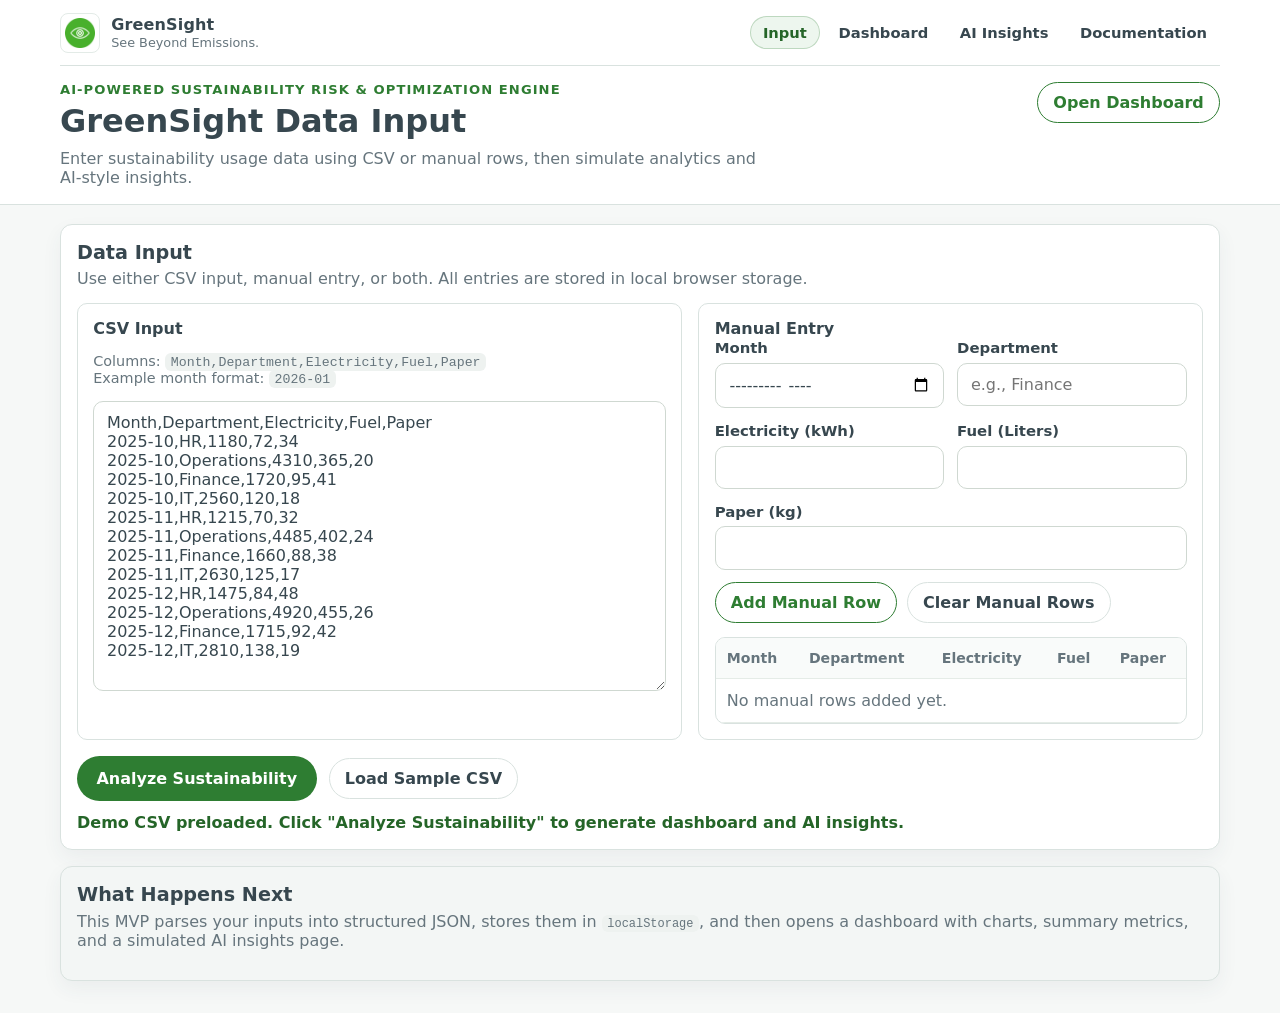
<file: index.html>
<!DOCTYPE html>
<html lang="en">
<head>
  <meta charset="UTF-8" />
  <meta name="viewport" content="width=device-width, initial-scale=1.0" />
  <title>GreenSight | Data Input</title>
  <link rel="icon" type="image/png" href="./logo.png" />
  <link rel="stylesheet" href="style.css" />
</head>
<body class="page-input">
  <header class="site-header">
    <div class="container">
      <div class="brand-nav">
        <a href="index.html" class="brand-lockup" aria-label="GreenSight home">
          <img
            src="./logo.png"
            alt="GreenSight logo"
            class="brand-logo"
            onerror="this.onerror=null;this.src='./assets/logo.png';"
          />
          <span class="brand-copy">
            <span class="brand-name">GreenSight</span>
            <span class="brand-tagline">See Beyond Emissions.</span>
          </span>
        </a>
        <nav class="top-nav" aria-label="Primary">
          <a class="nav-link nav-link-input" href="index.html">Input</a>
          <a class="nav-link nav-link-dashboard" href="dashboard.html">Dashboard</a>
          <a class="nav-link nav-link-insights" href="ai-results.html">AI Insights</a>
          <a class="nav-link nav-link-docs" href="documentation.html">Documentation</a>
        </nav>
      </div>

      <div class="header-inner">
        <div>
          <p class="eyebrow">AI-Powered Sustainability Risk & Optimization Engine</p>
          <h1>GreenSight Data Input</h1>
          <p class="subtitle">
            Enter sustainability usage data using CSV or manual rows, then simulate analytics and AI-style insights.
          </p>
        </div>
        <a class="btn btn-secondary" href="dashboard.html">Open Dashboard</a>
      </div>
    </div>
  </header>

  <main class="container">
    <section class="panel">
      <div class="section-heading">
        <h2>Data Input</h2>
        <p>Use either CSV input, manual entry, or both. All entries are stored in local browser storage.</p>
      </div>

      <div class="grid-2">
        <div class="card">
          <h3>CSV Input</h3>
          <p class="muted small">
            Columns: <code>Month,Department,Electricity,Fuel,Paper</code><br />
            Example month format: <code>2026-01</code>
          </p>
          <label for="csvInput" class="sr-only">CSV Input</label>
          <textarea
            id="csvInput"
            rows="14"
            placeholder="Month,Department,Electricity,Fuel,Paper&#10;2026-01,HR,1200,80,35&#10;2026-01,Operations,4200,350,22"
          ></textarea>
        </div>

        <div class="card">
          <h3>Manual Entry</h3>
          <form id="manualForm" novalidate>
            <div class="form-grid">
              <div>
                <label for="month">Month</label>
                <input id="month" name="month" type="month" required />
              </div>
              <div>
                <label for="department">Department</label>
                <input id="department" name="department" type="text" placeholder="e.g., Finance" required />
              </div>
              <div>
                <label for="electricity">Electricity (kWh)</label>
                <input id="electricity" name="electricity" type="number" min="0" step="0.01" required />
              </div>
              <div>
                <label for="fuel">Fuel (Liters)</label>
                <input id="fuel" name="fuel" type="number" min="0" step="0.01" required />
              </div>
              <div>
                <label for="paper">Paper (kg)</label>
                <input id="paper" name="paper" type="number" min="0" step="0.01" required />
              </div>
            </div>

            <div class="actions-row">
              <button type="button" id="addManualRowBtn" class="btn btn-secondary">Add Manual Row</button>
              <button type="button" id="clearManualRowsBtn" class="btn btn-ghost">Clear Manual Rows</button>
            </div>
          </form>

          <div class="mini-table-wrap">
            <table class="data-table compact" id="manualRowsTable">
              <thead>
                <tr>
                  <th>Month</th>
                  <th>Department</th>
                  <th>Electricity</th>
                  <th>Fuel</th>
                  <th>Paper</th>
                </tr>
              </thead>
              <tbody>
                <tr>
                  <td colspan="5" class="empty-cell">No manual rows added yet.</td>
                </tr>
              </tbody>
            </table>
          </div>
        </div>
      </div>

      <div class="toolbar">
        <button id="analyzeBtn" class="btn btn-primary btn-large">Analyze Sustainability</button>
        <button id="loadSampleBtn" class="btn btn-ghost">Load Sample CSV</button>
      </div>

      <div id="inputStatus" class="status-message" aria-live="polite"></div>
    </section>

    <section class="panel panel-soft">
      <div class="section-heading">
        <h2>What Happens Next</h2>
        <p>
          This MVP parses your inputs into structured JSON, stores them in <code>localStorage</code>, and then opens a dashboard
          with charts, summary metrics, and a simulated AI insights page.
        </p>
      </div>
    </section>
  </main>

  <script src="main.js" defer></script>
</body>
</html>
</file>
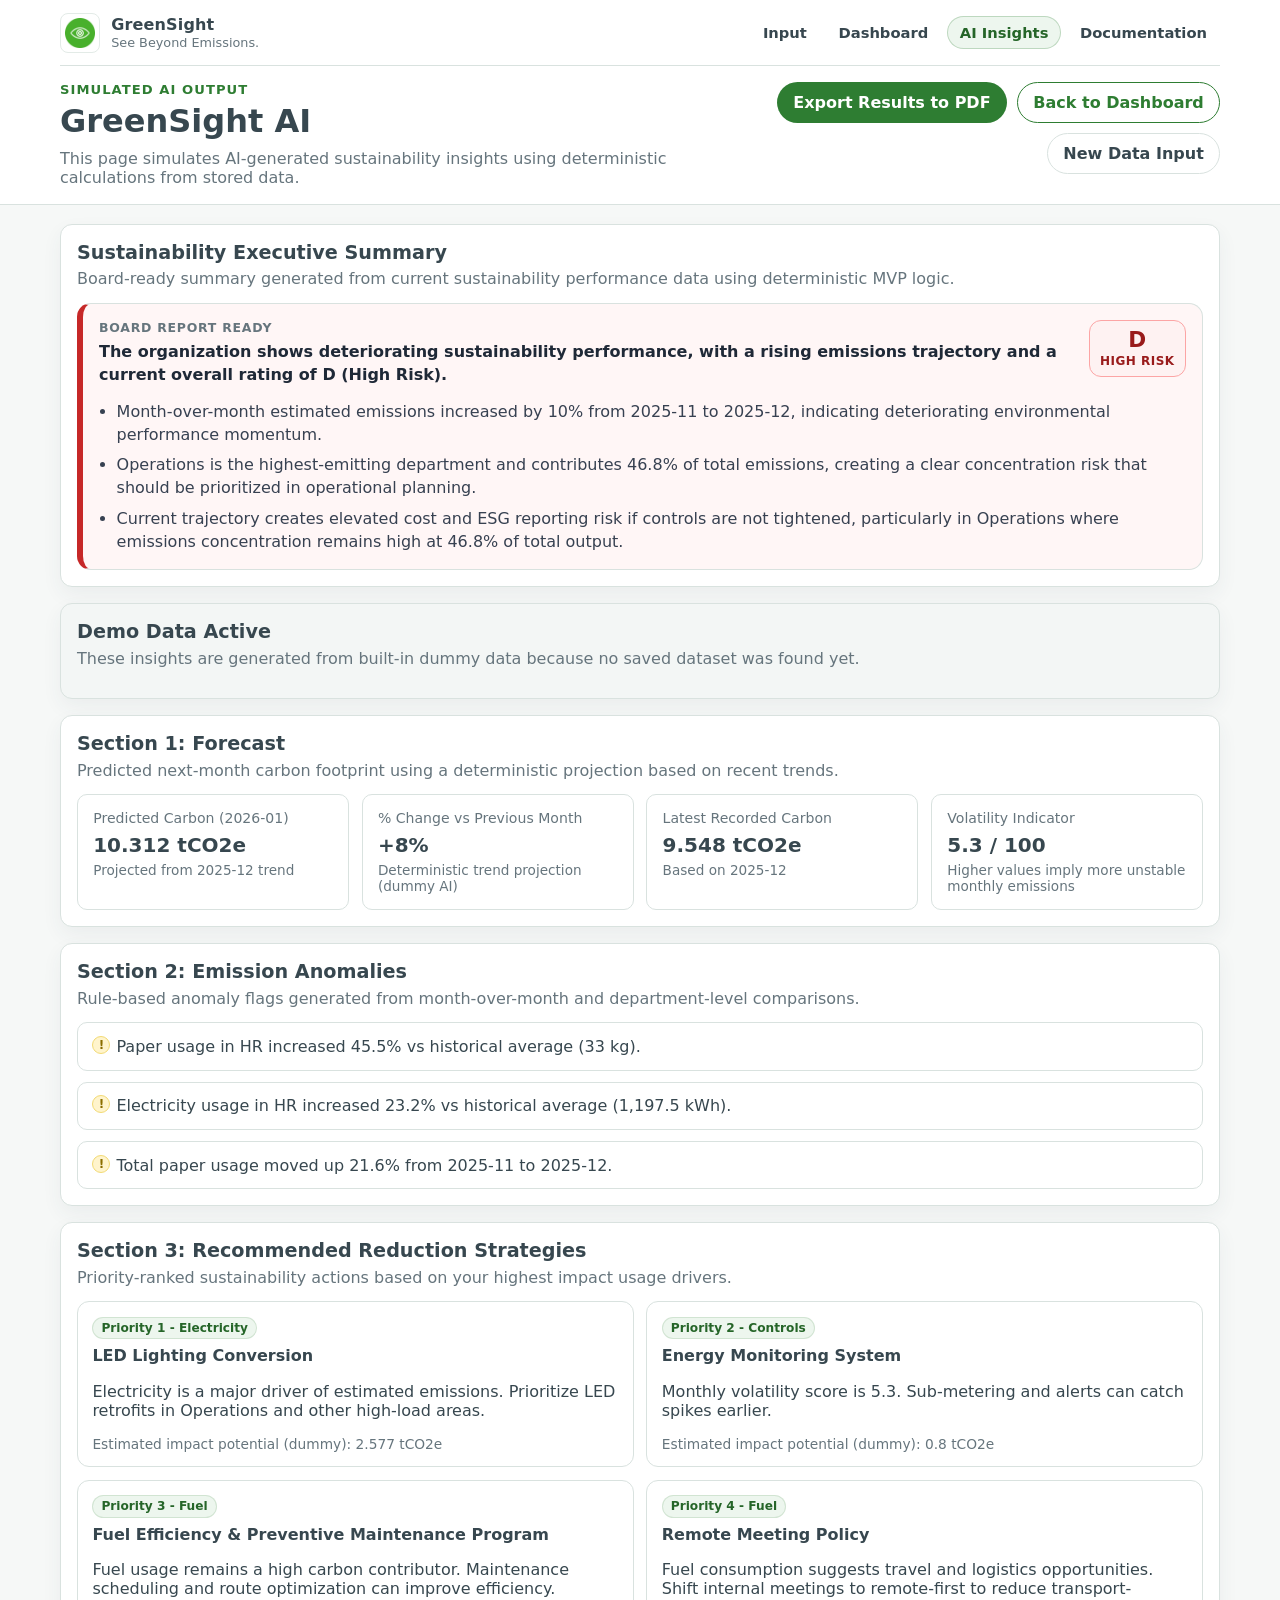
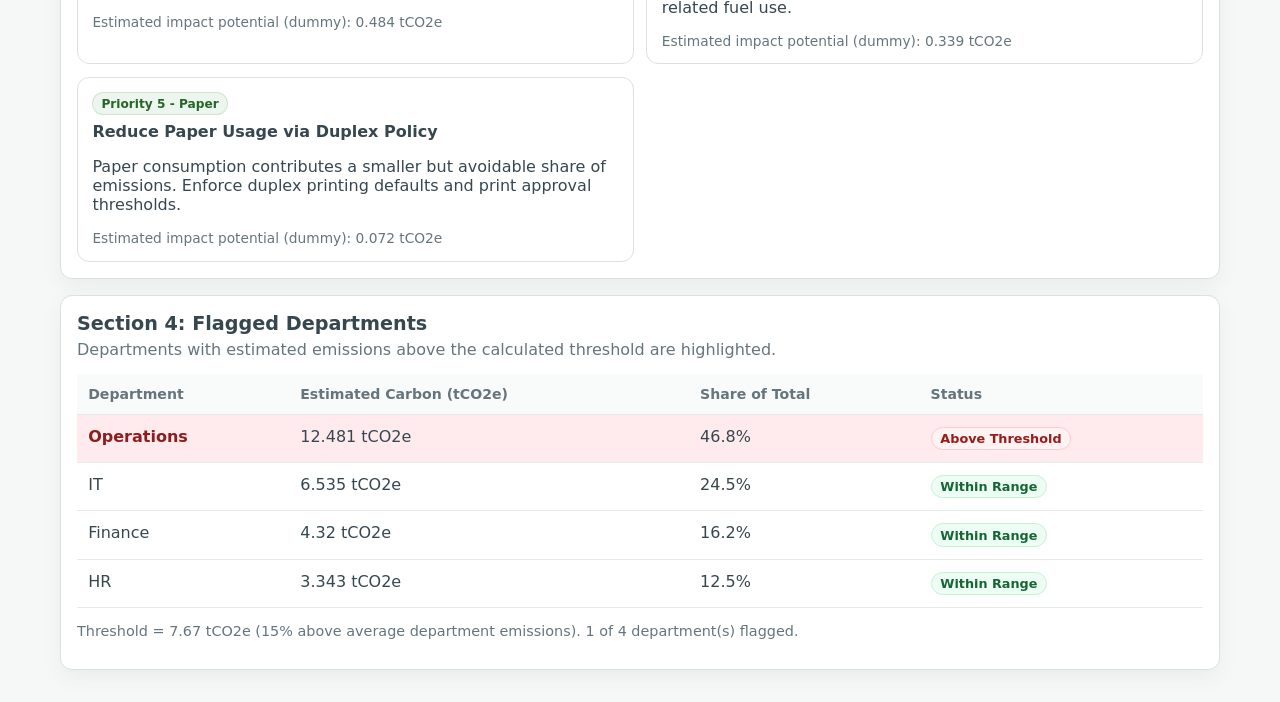
<file: ai-results.html>
<!DOCTYPE html>
<html lang="en">
<head>
  <meta charset="UTF-8" />
  <meta name="viewport" content="width=device-width, initial-scale=1.0" />
  <title>GreenSight Insights</title>
  <link rel="icon" type="image/png" href="./logo.png" />
  <link rel="stylesheet" href="style.css" />
</head>
<body class="page-insights">
  <header class="site-header">
    <div class="container">
      <div class="brand-nav">
        <a href="index.html" class="brand-lockup" aria-label="GreenSight home">
          <img
            src="./logo.png"
            alt="GreenSight logo"
            class="brand-logo"
            onerror="this.onerror=null;this.src='./assets/logo.png';"
          />
          <span class="brand-copy">
            <span class="brand-name">GreenSight</span>
            <span class="brand-tagline">See Beyond Emissions.</span>
          </span>
        </a>
        <nav class="top-nav" aria-label="Primary">
          <a class="nav-link nav-link-input" href="index.html">Input</a>
          <a class="nav-link nav-link-dashboard" href="dashboard.html">Dashboard</a>
          <a class="nav-link nav-link-insights" href="ai-results.html">AI Insights</a>
          <a class="nav-link nav-link-docs" href="documentation.html">Documentation</a>
        </nav>
      </div>

      <div class="header-inner">
        <div>
          <p class="eyebrow">Simulated AI Output</p>
          <h1>GreenSight AI</h1>
          <p class="subtitle">
            This page simulates AI-generated sustainability insights using deterministic calculations from stored data.
          </p>
        </div>
        <div class="header-actions">
          <button class="btn btn-primary" id="exportPdfBtn" type="button">Export Results to PDF</button>
          <a class="btn btn-secondary" href="dashboard.html">Back to Dashboard</a>
          <a class="btn btn-ghost" href="index.html">New Data Input</a>
        </div>
      </div>
    </div>
  </header>

  <main class="container" id="aiContent">
    <p id="exportMeta" class="export-meta" hidden></p>

    <section class="panel">
      <div class="section-heading">
        <h2>Sustainability Executive Summary</h2>
        <p>Board-ready summary generated from current sustainability performance data using deterministic MVP logic.</p>
      </div>
      <div id="executiveSummaryContainer"></div>
    </section>

    <section class="panel">
      <div class="section-heading">
        <h2>Section 1: Forecast</h2>
        <p>Predicted next-month carbon footprint using a deterministic projection based on recent trends.</p>
      </div>
      <div id="forecastCards" class="metric-grid"></div>
    </section>

    <section class="panel">
      <div class="section-heading">
        <h2>Section 2: Emission Anomalies</h2>
        <p>Rule-based anomaly flags generated from month-over-month and department-level comparisons.</p>
      </div>
      <ul id="anomalyList" class="insight-list"></ul>
    </section>

    <section class="panel">
      <div class="section-heading">
        <h2>Section 3: Recommended Reduction Strategies</h2>
        <p>Priority-ranked sustainability actions based on your highest impact usage drivers.</p>
      </div>
      <div id="recommendationsGrid" class="recommendation-grid"></div>
    </section>

    <section class="panel">
      <div class="section-heading">
        <h2>Section 4: Flagged Departments</h2>
        <p>Departments with estimated emissions above the calculated threshold are highlighted.</p>
      </div>
      <div class="table-wrap">
        <table class="data-table" id="flaggedDepartmentsTable">
          <thead>
            <tr>
              <th>Department</th>
              <th>Estimated Carbon (tCO2e)</th>
              <th>Share of Total</th>
              <th>Status</th>
            </tr>
          </thead>
          <tbody></tbody>
        </table>
      </div>
      <p id="thresholdNote" class="muted small"></p>
    </section>
  </main>

  <script src="ai.js" defer></script>
</body>
</html>
</file>
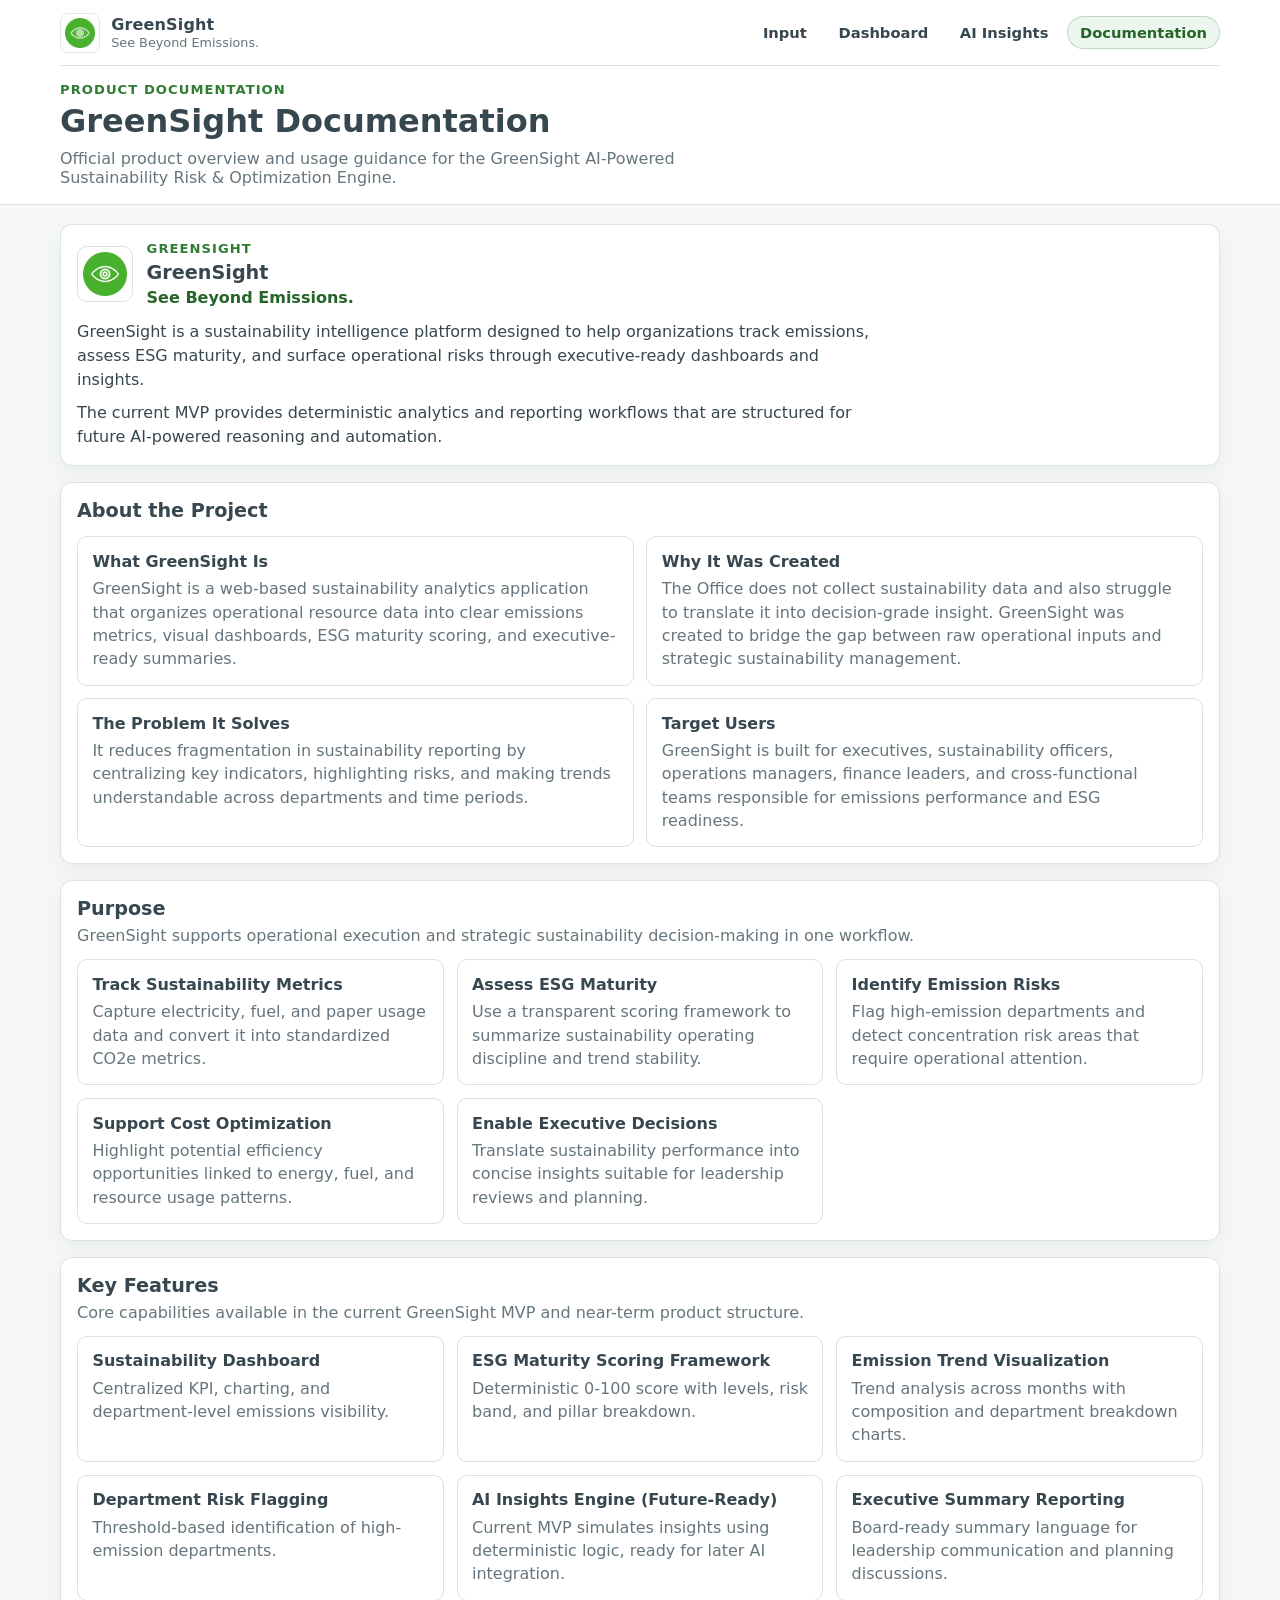
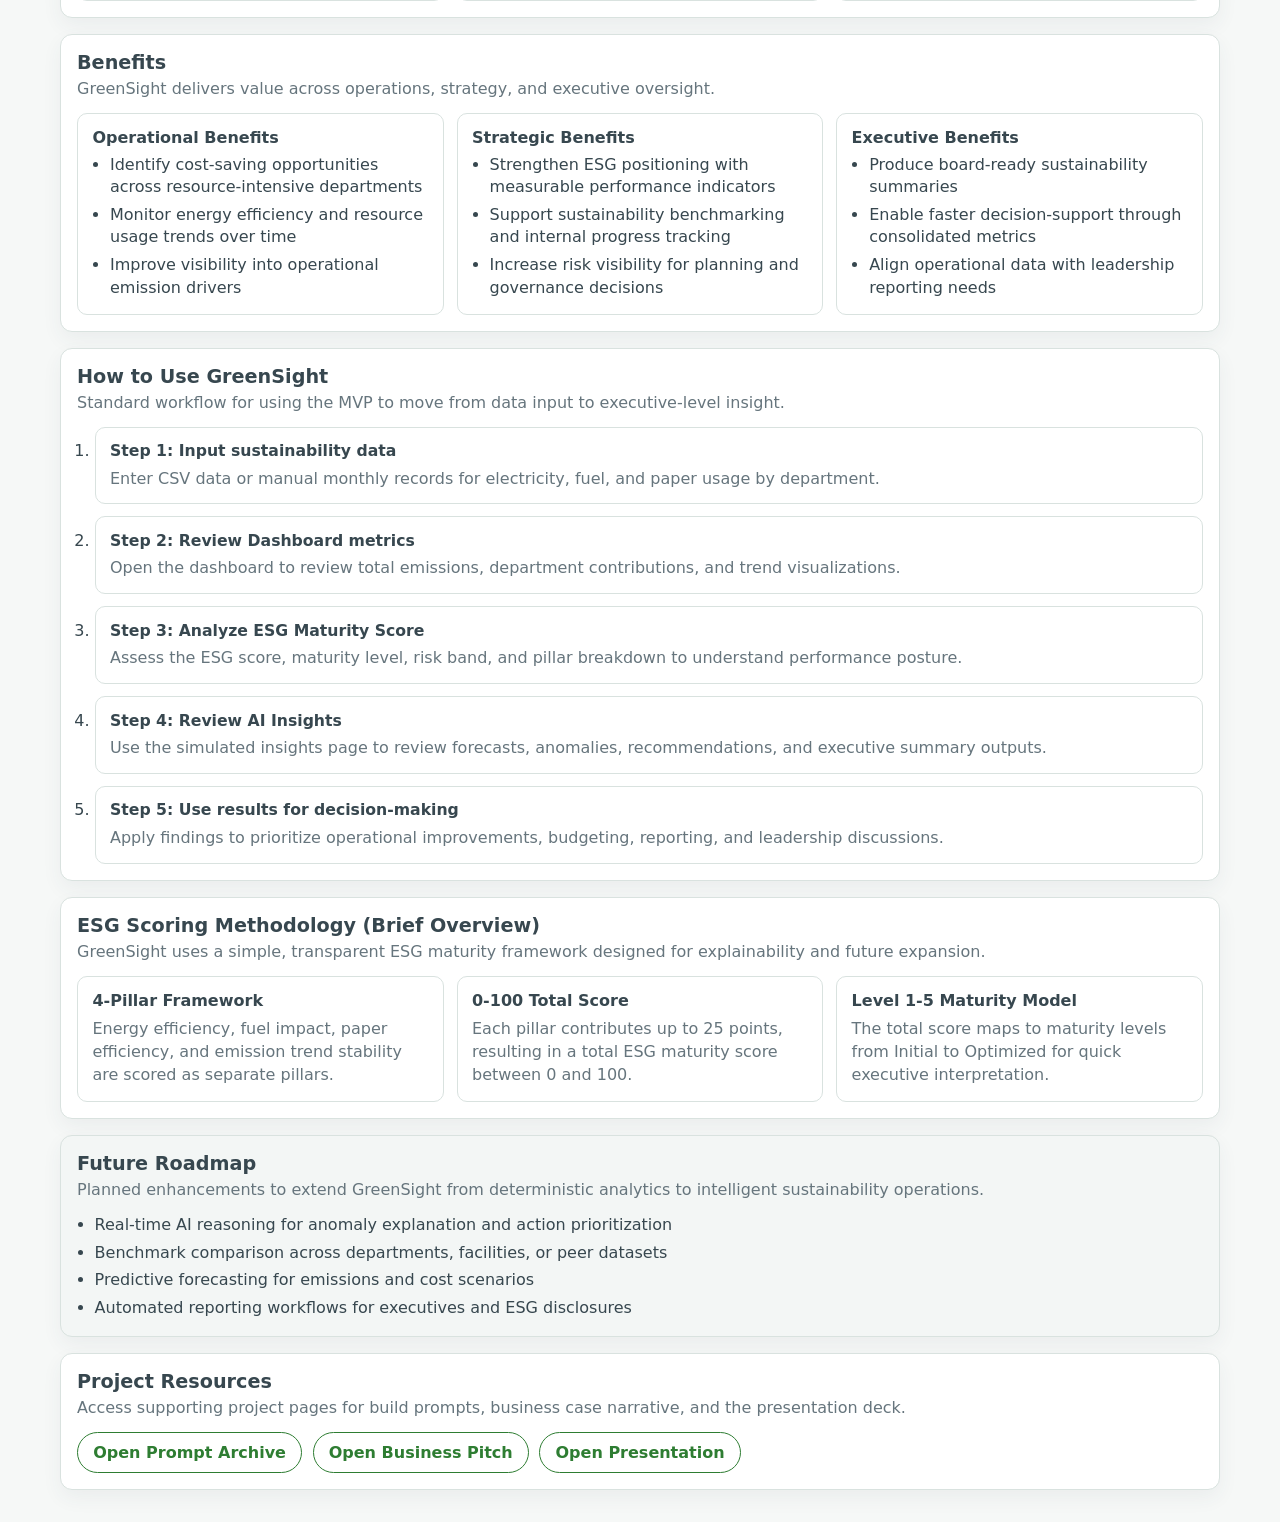
<file: documentation.html>
<!DOCTYPE html>
<html lang="en">
<head>
  <meta charset="UTF-8" />
  <meta name="viewport" content="width=device-width, initial-scale=1.0" />
  <title>GreenSight Documentation</title>
  <link rel="icon" type="image/png" href="./logo.png" />
  <link rel="stylesheet" href="style.css" />
</head>
<body class="page-documentation">
  <header class="site-header">
    <div class="container">
      <div class="brand-nav">
        <a href="index.html" class="brand-lockup" aria-label="GreenSight home">
          <img
            src="./logo.png"
            alt="GreenSight logo"
            class="brand-logo"
            onerror="this.onerror=null;this.src='./assets/logo.png';"
          />
          <span class="brand-copy">
            <span class="brand-name">GreenSight</span>
            <span class="brand-tagline">See Beyond Emissions.</span>
          </span>
        </a>
        <nav class="top-nav" aria-label="Primary">
          <a class="nav-link nav-link-input" href="index.html">Input</a>
          <a class="nav-link nav-link-dashboard" href="dashboard.html">Dashboard</a>
          <a class="nav-link nav-link-insights" href="ai-results.html">AI Insights</a>
          <a class="nav-link nav-link-docs" href="documentation.html">Documentation</a>
        </nav>
      </div>

      <div class="header-inner">
        <div>
          <p class="eyebrow">Product Documentation</p>
          <h1>GreenSight Documentation</h1>
          <p class="subtitle">
            Official product overview and usage guidance for the GreenSight AI-Powered Sustainability Risk &amp; Optimization Engine.
          </p>
        </div>
      </div>
    </div>
  </header>

  <main class="container docs-page">
    <section class="panel doc-hero">
      <div class="doc-hero-brand">
        <img
          src="./logo.png"
          alt="GreenSight logo"
          class="doc-hero-logo"
          onerror="this.onerror=null;this.src='./assets/logo.png';"
        />
        <div>
          <p class="eyebrow">GreenSight</p>
          <h2>GreenSight</h2>
          <p class="doc-tagline">See Beyond Emissions.</p>
        </div>
      </div>
      <p class="doc-hero-copy">
        GreenSight is a sustainability intelligence platform designed to help organizations track emissions, assess ESG maturity,
        and surface operational risks through executive-ready dashboards and insights.
      </p>
      <p class="doc-hero-copy">
        The current MVP provides deterministic analytics and reporting workflows that are structured for future AI-powered reasoning and automation.
      </p>
    </section>

    <section class="panel">
      <div class="section-heading">
        <h2>About the Project</h2>
      </div>
      <div class="doc-two-col">
        <div class="doc-card-lite">
          <h3>What GreenSight Is</h3>
          <p>
            GreenSight is a web-based sustainability analytics application that organizes operational resource data into clear emissions metrics,
            visual dashboards, ESG maturity scoring, and executive-ready summaries.
          </p>
        </div>
        <div class="doc-card-lite">
          <h3>Why It Was Created</h3>
          <p>
            The Office does not collect sustainability data and also struggle to translate it into decision-grade insight. GreenSight was created to bridge the gap
            between raw operational inputs and strategic sustainability management.
          </p>
        </div>
        <div class="doc-card-lite">
          <h3>The Problem It Solves</h3>
          <p>
            It reduces fragmentation in sustainability reporting by centralizing key indicators, highlighting risks, and making trends understandable
            across departments and time periods.
          </p>
        </div>
        <div class="doc-card-lite">
          <h3>Target Users</h3>
          <p>
            GreenSight is built for executives, sustainability officers, operations managers, finance leaders, and cross-functional teams responsible
            for emissions performance and ESG readiness.
          </p>
        </div>
      </div>
    </section>

    <section class="panel">
      <div class="section-heading">
        <h2>Purpose</h2>
        <p>GreenSight supports operational execution and strategic sustainability decision-making in one workflow.</p>
      </div>
      <div class="doc-card-grid">
        <article class="doc-feature-card">
          <h3>Track Sustainability Metrics</h3>
          <p>Capture electricity, fuel, and paper usage data and convert it into standardized CO2e metrics.</p>
        </article>
        <article class="doc-feature-card">
          <h3>Assess ESG Maturity</h3>
          <p>Use a transparent scoring framework to summarize sustainability operating discipline and trend stability.</p>
        </article>
        <article class="doc-feature-card">
          <h3>Identify Emission Risks</h3>
          <p>Flag high-emission departments and detect concentration risk areas that require operational attention.</p>
        </article>
        <article class="doc-feature-card">
          <h3>Support Cost Optimization</h3>
          <p>Highlight potential efficiency opportunities linked to energy, fuel, and resource usage patterns.</p>
        </article>
        <article class="doc-feature-card">
          <h3>Enable Executive Decisions</h3>
          <p>Translate sustainability performance into concise insights suitable for leadership reviews and planning.</p>
        </article>
      </div>
    </section>

    <section class="panel">
      <div class="section-heading">
        <h2>Key Features</h2>
        <p>Core capabilities available in the current GreenSight MVP and near-term product structure.</p>
      </div>
      <div class="doc-card-grid">
        <article class="doc-feature-card"><h3>Sustainability Dashboard</h3><p>Centralized KPI, charting, and department-level emissions visibility.</p></article>
        <article class="doc-feature-card"><h3>ESG Maturity Scoring Framework</h3><p>Deterministic 0-100 score with levels, risk band, and pillar breakdown.</p></article>
        <article class="doc-feature-card"><h3>Emission Trend Visualization</h3><p>Trend analysis across months with composition and department breakdown charts.</p></article>
        <article class="doc-feature-card"><h3>Department Risk Flagging</h3><p>Threshold-based identification of high-emission departments.</p></article>
        <article class="doc-feature-card"><h3>AI Insights Engine (Future-Ready)</h3><p>Current MVP simulates insights using deterministic logic, ready for later AI integration.</p></article>
        <article class="doc-feature-card"><h3>Executive Summary Reporting</h3><p>Board-ready summary language for leadership communication and planning discussions.</p></article>
      </div>
    </section>

    <section class="panel">
      <div class="section-heading">
        <h2>Benefits</h2>
        <p>GreenSight delivers value across operations, strategy, and executive oversight.</p>
      </div>
      <div class="doc-three-col">
        <div class="doc-card-lite">
          <h3>Operational Benefits</h3>
          <ul class="doc-list">
            <li>Identify cost-saving opportunities across resource-intensive departments</li>
            <li>Monitor energy efficiency and resource usage trends over time</li>
            <li>Improve visibility into operational emission drivers</li>
          </ul>
        </div>
        <div class="doc-card-lite">
          <h3>Strategic Benefits</h3>
          <ul class="doc-list">
            <li>Strengthen ESG positioning with measurable performance indicators</li>
            <li>Support sustainability benchmarking and internal progress tracking</li>
            <li>Increase risk visibility for planning and governance decisions</li>
          </ul>
        </div>
        <div class="doc-card-lite">
          <h3>Executive Benefits</h3>
          <ul class="doc-list">
            <li>Produce board-ready sustainability summaries</li>
            <li>Enable faster decision-support through consolidated metrics</li>
            <li>Align operational data with leadership reporting needs</li>
          </ul>
        </div>
      </div>
    </section>

    <section class="panel">
      <div class="section-heading">
        <h2>How to Use GreenSight</h2>
        <p>Standard workflow for using the MVP to move from data input to executive-level insight.</p>
      </div>
      <ol class="doc-steps">
        <li>
          <h3>Step 1: Input sustainability data</h3>
          <p>Enter CSV data or manual monthly records for electricity, fuel, and paper usage by department.</p>
        </li>
        <li>
          <h3>Step 2: Review Dashboard metrics</h3>
          <p>Open the dashboard to review total emissions, department contributions, and trend visualizations.</p>
        </li>
        <li>
          <h3>Step 3: Analyze ESG Maturity Score</h3>
          <p>Assess the ESG score, maturity level, risk band, and pillar breakdown to understand performance posture.</p>
        </li>
        <li>
          <h3>Step 4: Review AI Insights</h3>
          <p>Use the simulated insights page to review forecasts, anomalies, recommendations, and executive summary outputs.</p>
        </li>
        <li>
          <h3>Step 5: Use results for decision-making</h3>
          <p>Apply findings to prioritize operational improvements, budgeting, reporting, and leadership discussions.</p>
        </li>
      </ol>
    </section>

    <section class="panel">
      <div class="section-heading">
        <h2>ESG Scoring Methodology (Brief Overview)</h2>
        <p>GreenSight uses a simple, transparent ESG maturity framework designed for explainability and future expansion.</p>
      </div>
      <div class="doc-card-grid">
        <article class="doc-feature-card">
          <h3>4-Pillar Framework</h3>
          <p>Energy efficiency, fuel impact, paper efficiency, and emission trend stability are scored as separate pillars.</p>
        </article>
        <article class="doc-feature-card">
          <h3>0-100 Total Score</h3>
          <p>Each pillar contributes up to 25 points, resulting in a total ESG maturity score between 0 and 100.</p>
        </article>
        <article class="doc-feature-card">
          <h3>Level 1-5 Maturity Model</h3>
          <p>The total score maps to maturity levels from Initial to Optimized for quick executive interpretation.</p>
        </article>
      </div>
    </section>

    <section class="panel panel-soft">
      <div class="section-heading">
        <h2>Future Roadmap</h2>
        <p>Planned enhancements to extend GreenSight from deterministic analytics to intelligent sustainability operations.</p>
      </div>
      <ul class="doc-list doc-roadmap">
        <li>Real-time AI reasoning for anomaly explanation and action prioritization</li>
        <li>Benchmark comparison across departments, facilities, or peer datasets</li>
        <li>Predictive forecasting for emissions and cost scenarios</li>
        <li>Automated reporting workflows for executives and ESG disclosures</li>
      </ul>
    </section>

    <section class="panel">
      <div class="section-heading">
        <h2>Project Resources</h2>
        <p>Access supporting project pages for build prompts, business case narrative, and the presentation deck.</p>
      </div>
      <div class="doc-link-row">
        <a class="btn btn-secondary" href="prompt.html">Open Prompt Archive</a>
        <a class="btn btn-secondary" href="pitch.html">Open Business Pitch</a>
        <a class="btn btn-secondary" href="presentation.html">Open Presentation</a>
      </div>
    </section>

  </main>
</body>
</html>
</file>
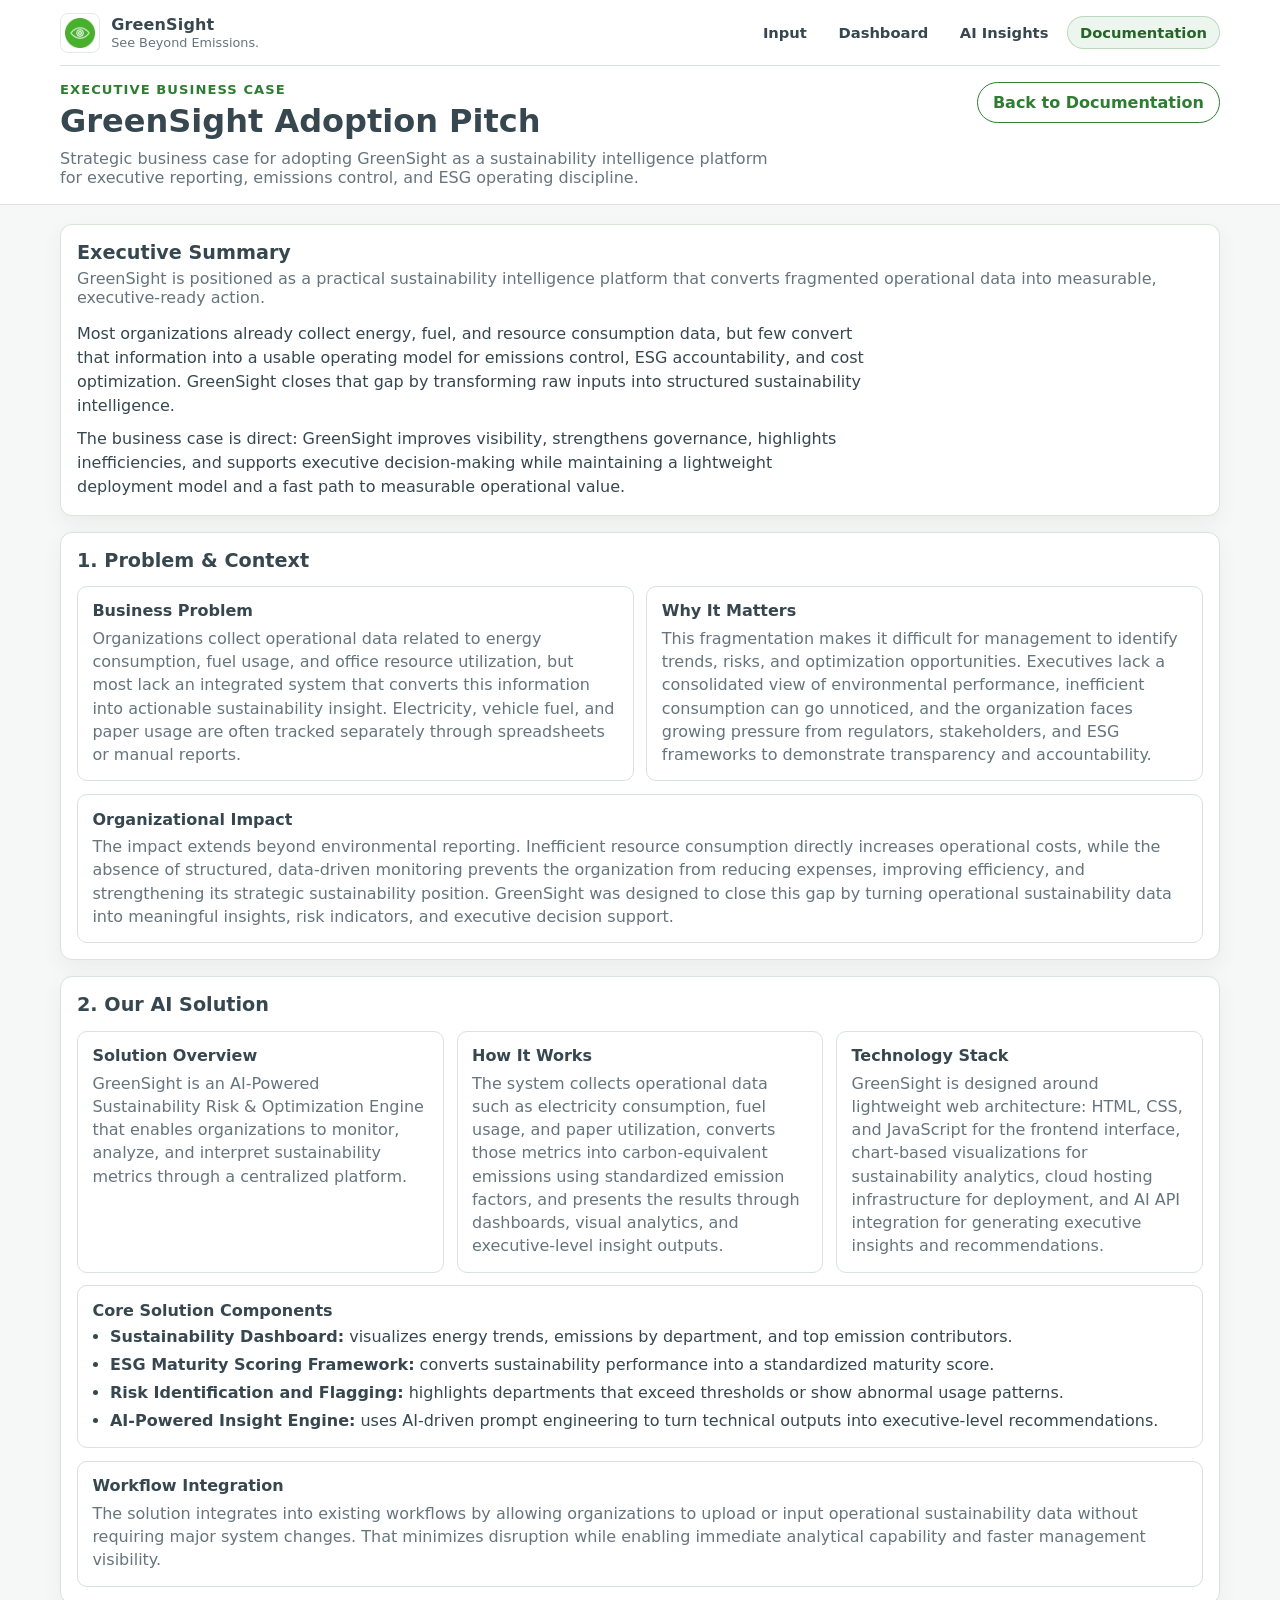
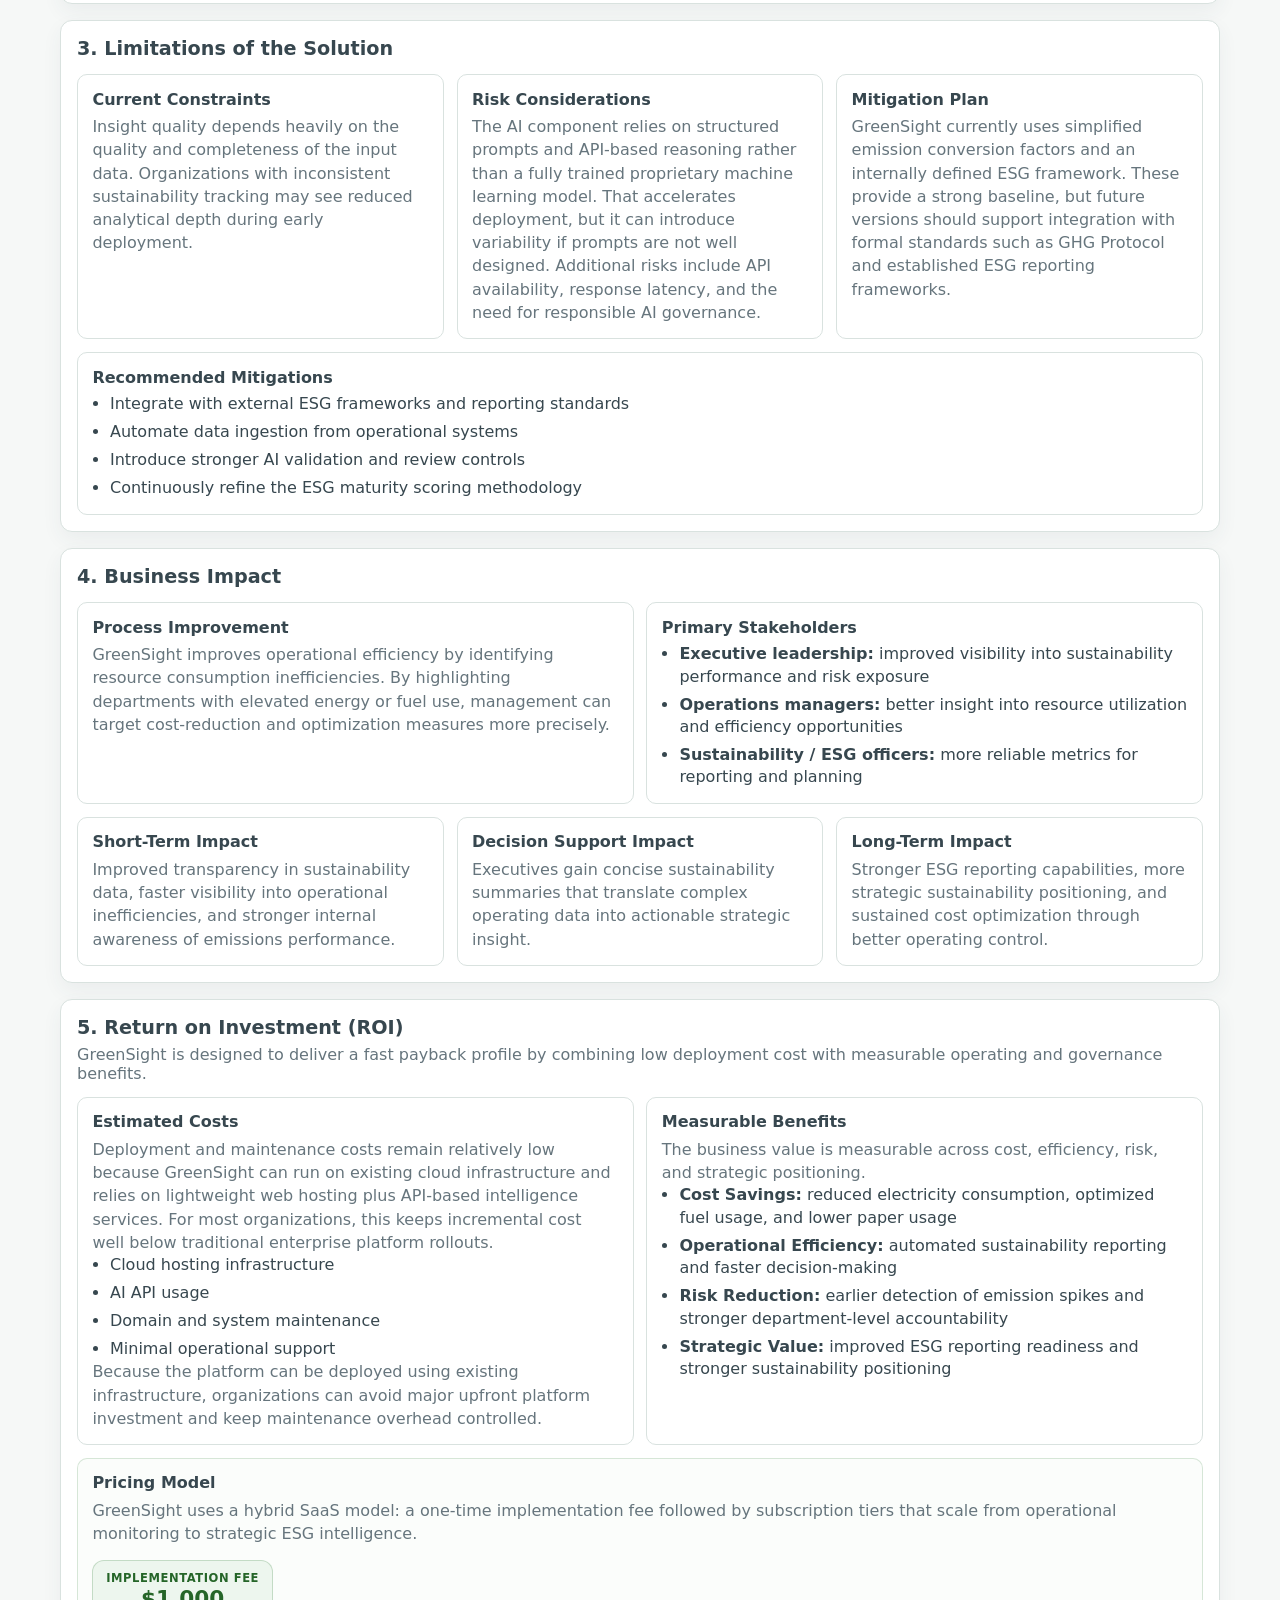
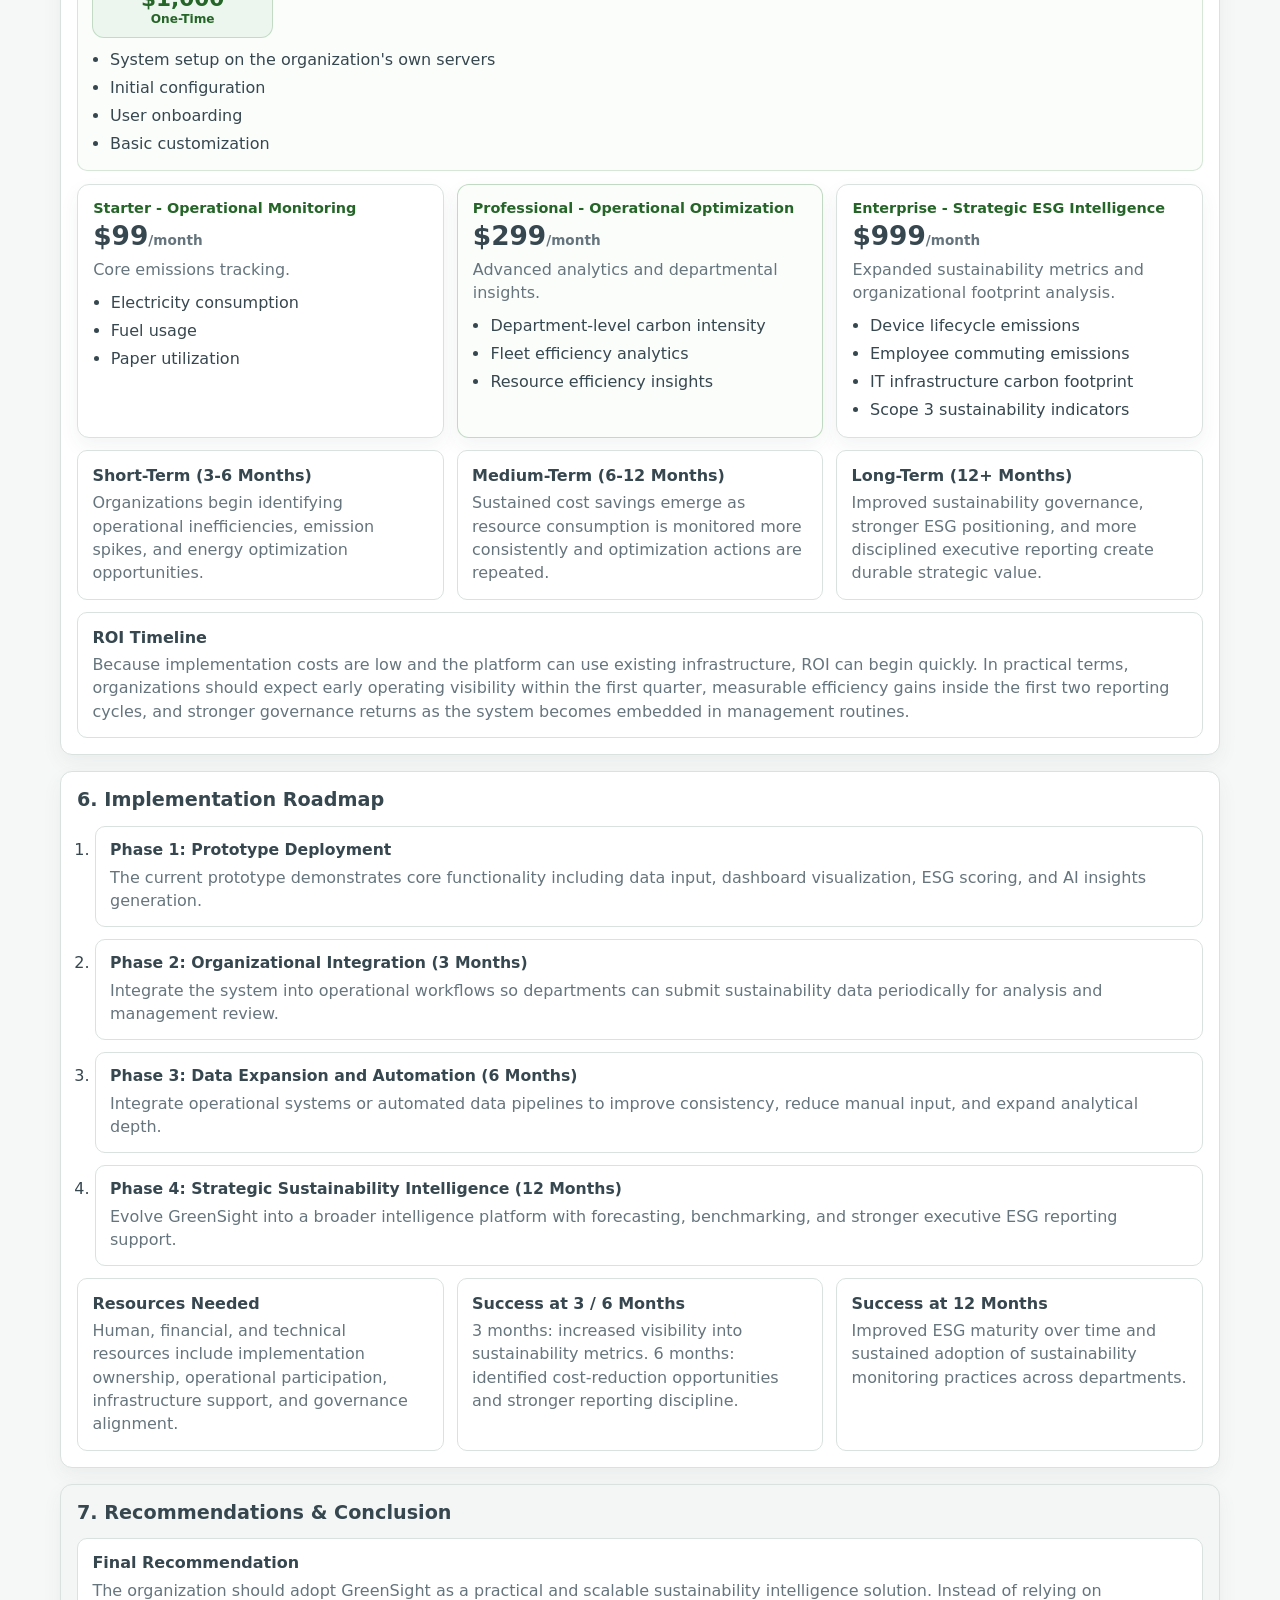
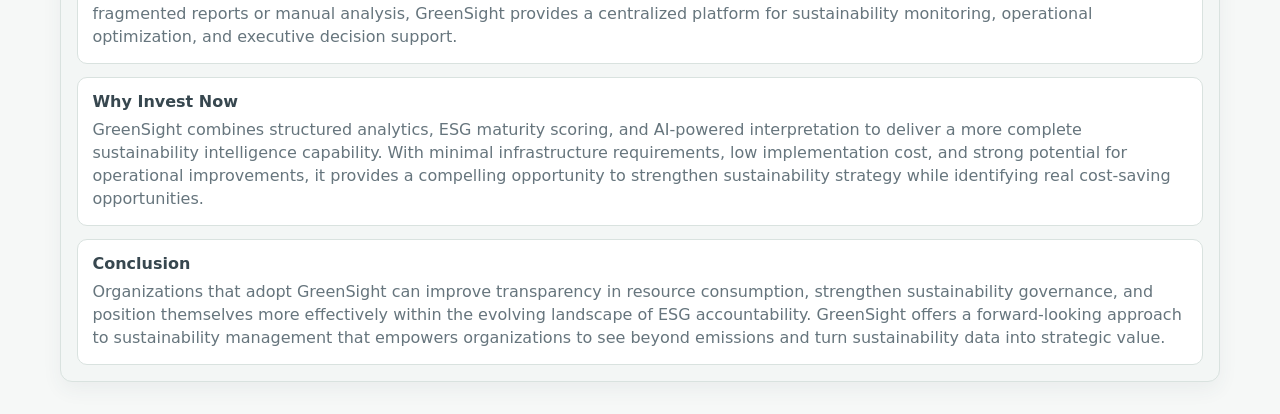
<file: pitch.html>
<!DOCTYPE html>
<html lang="en">
<head>
  <meta charset="UTF-8" />
  <meta name="viewport" content="width=device-width, initial-scale=1.0" />
  <title>GreenSight Business Pitch</title>
  <link rel="icon" type="image/png" href="./logo.png" />
  <link rel="stylesheet" href="style.css" />
</head>
<body class="page-pitch">
  <header class="site-header">
    <div class="container">
      <div class="brand-nav">
        <a href="index.html" class="brand-lockup" aria-label="GreenSight home">
          <img
            src="./logo.png"
            alt="GreenSight logo"
            class="brand-logo"
            onerror="this.onerror=null;this.src='./assets/logo.png';"
          />
          <span class="brand-copy">
            <span class="brand-name">GreenSight</span>
            <span class="brand-tagline">See Beyond Emissions.</span>
          </span>
        </a>
        <nav class="top-nav" aria-label="Primary">
          <a class="nav-link nav-link-input" href="index.html">Input</a>
          <a class="nav-link nav-link-dashboard" href="dashboard.html">Dashboard</a>
          <a class="nav-link nav-link-insights" href="ai-results.html">AI Insights</a>
          <a class="nav-link nav-link-docs" href="documentation.html">Documentation</a>
        </nav>
      </div>

      <div class="header-inner">
        <div>
          <p class="eyebrow">Executive Business Case</p>
          <h1>GreenSight Adoption Pitch</h1>
          <p class="subtitle">
            Strategic business case for adopting GreenSight as a sustainability intelligence platform for executive reporting,
            emissions control, and ESG operating discipline.
          </p>
        </div>
        <a class="btn btn-secondary" href="documentation.html">Back to Documentation</a>
      </div>
    </div>
  </header>

  <main class="container docs-page">
    <section class="panel doc-hero">
      <div class="section-heading">
        <h2>Executive Summary</h2>
        <p>GreenSight is positioned as a practical sustainability intelligence platform that converts fragmented operational data into measurable, executive-ready action.</p>
      </div>
      <p class="doc-hero-copy">
        Most organizations already collect energy, fuel, and resource consumption data, but few convert that information into a usable operating model for emissions
        control, ESG accountability, and cost optimization. GreenSight closes that gap by transforming raw inputs into structured sustainability intelligence.
      </p>
      <p class="doc-hero-copy">
        The business case is direct: GreenSight improves visibility, strengthens governance, highlights inefficiencies, and supports executive decision-making while
        maintaining a lightweight deployment model and a fast path to measurable operational value.
      </p>
    </section>

    <section class="panel">
      <div class="section-heading">
        <h2>1. Problem &amp; Context</h2>
      </div>
      <div class="doc-two-col">
        <div class="doc-card-lite">
          <h3>Business Problem</h3>
          <p>
            Organizations collect operational data related to energy consumption, fuel usage, and office resource utilization, but most lack an integrated
            system that converts this information into actionable sustainability insight. Electricity, vehicle fuel, and paper usage are often tracked separately
            through spreadsheets or manual reports.
          </p>
        </div>
        <div class="doc-card-lite">
          <h3>Why It Matters</h3>
          <p>
            This fragmentation makes it difficult for management to identify trends, risks, and optimization opportunities. Executives lack a consolidated
            view of environmental performance, inefficient consumption can go unnoticed, and the organization faces growing pressure from regulators, stakeholders,
            and ESG frameworks to demonstrate transparency and accountability.
          </p>
        </div>
      </div>
      <div class="doc-card-lite doc-card-spaced">
        <h3>Organizational Impact</h3>
        <p>
          The impact extends beyond environmental reporting. Inefficient resource consumption directly increases operational costs, while the absence of structured,
          data-driven monitoring prevents the organization from reducing expenses, improving efficiency, and strengthening its strategic sustainability position.
          GreenSight was designed to close this gap by turning operational sustainability data into meaningful insights, risk indicators, and executive decision support.
        </p>
      </div>
    </section>

    <section class="panel">
      <div class="section-heading">
        <h2>2. Our AI Solution</h2>
      </div>
      <div class="doc-card-grid">
        <article class="doc-feature-card">
          <h3>Solution Overview</h3>
          <p>
            GreenSight is an AI-Powered Sustainability Risk &amp; Optimization Engine that enables organizations to monitor, analyze, and interpret
            sustainability metrics through a centralized platform.
          </p>
        </article>
        <article class="doc-feature-card">
          <h3>How It Works</h3>
          <p>
            The system collects operational data such as electricity consumption, fuel usage, and paper utilization, converts those metrics into carbon-equivalent
            emissions using standardized emission factors, and presents the results through dashboards, visual analytics, and executive-level insight outputs.
          </p>
        </article>
        <article class="doc-feature-card">
          <h3>Technology Stack</h3>
          <p>
            GreenSight is designed around lightweight web architecture: HTML, CSS, and JavaScript for the frontend interface, chart-based visualizations
            for sustainability analytics, cloud hosting infrastructure for deployment, and AI API integration for generating executive insights and recommendations.
          </p>
        </article>
      </div>
      <div class="doc-card-lite doc-card-spaced">
        <h3>Core Solution Components</h3>
        <ul class="doc-list">
          <li><strong>Sustainability Dashboard:</strong> visualizes energy trends, emissions by department, and top emission contributors.</li>
          <li><strong>ESG Maturity Scoring Framework:</strong> converts sustainability performance into a standardized maturity score.</li>
          <li><strong>Risk Identification and Flagging:</strong> highlights departments that exceed thresholds or show abnormal usage patterns.</li>
          <li><strong>AI-Powered Insight Engine:</strong> uses AI-driven prompt engineering to turn technical outputs into executive-level recommendations.</li>
        </ul>
      </div>
      <div class="doc-card-lite doc-card-spaced">
        <h3>Workflow Integration</h3>
        <p>
          The solution integrates into existing workflows by allowing organizations to upload or input operational sustainability data without requiring major system
          changes. That minimizes disruption while enabling immediate analytical capability and faster management visibility.
        </p>
      </div>
    </section>

    <section class="panel">
      <div class="section-heading">
        <h2>3. Limitations of the Solution</h2>
      </div>
      <div class="doc-three-col">
        <div class="doc-card-lite">
          <h3>Current Constraints</h3>
          <p>
            Insight quality depends heavily on the quality and completeness of the input data. Organizations with inconsistent sustainability tracking may see reduced
            analytical depth during early deployment.
          </p>
        </div>
        <div class="doc-card-lite">
          <h3>Risk Considerations</h3>
          <p>
            The AI component relies on structured prompts and API-based reasoning rather than a fully trained proprietary machine learning model. That accelerates
            deployment, but it can introduce variability if prompts are not well designed. Additional risks include API availability, response latency, and the need
            for responsible AI governance.
          </p>
        </div>
        <div class="doc-card-lite">
          <h3>Mitigation Plan</h3>
          <p>
            GreenSight currently uses simplified emission conversion factors and an internally defined ESG framework. These provide a strong baseline, but future
            versions should support integration with formal standards such as GHG Protocol and established ESG reporting frameworks.
          </p>
        </div>
      </div>
      <div class="doc-card-lite doc-card-spaced">
        <h3>Recommended Mitigations</h3>
        <ul class="doc-list">
          <li>Integrate with external ESG frameworks and reporting standards</li>
          <li>Automate data ingestion from operational systems</li>
          <li>Introduce stronger AI validation and review controls</li>
          <li>Continuously refine the ESG maturity scoring methodology</li>
        </ul>
      </div>
    </section>

    <section class="panel">
      <div class="section-heading">
        <h2>4. Business Impact</h2>
      </div>
      <div class="doc-two-col">
        <div class="doc-card-lite">
          <h3>Process Improvement</h3>
          <p>
            GreenSight improves operational efficiency by identifying resource consumption inefficiencies. By highlighting departments with elevated energy or fuel use,
            management can target cost-reduction and optimization measures more precisely.
          </p>
        </div>
        <div class="doc-card-lite">
          <h3>Primary Stakeholders</h3>
          <ul class="doc-list">
            <li><strong>Executive leadership:</strong> improved visibility into sustainability performance and risk exposure</li>
            <li><strong>Operations managers:</strong> better insight into resource utilization and efficiency opportunities</li>
            <li><strong>Sustainability / ESG officers:</strong> more reliable metrics for reporting and planning</li>
          </ul>
        </div>
      </div>
      <div class="doc-three-col doc-card-spaced">
        <div class="doc-card-lite">
          <h3>Short-Term Impact</h3>
          <p>Improved transparency in sustainability data, faster visibility into operational inefficiencies, and stronger internal awareness of emissions performance.</p>
        </div>
        <div class="doc-card-lite">
          <h3>Decision Support Impact</h3>
          <p>Executives gain concise sustainability summaries that translate complex operating data into actionable strategic insight.</p>
        </div>
        <div class="doc-card-lite">
          <h3>Long-Term Impact</h3>
          <p>Stronger ESG reporting capabilities, more strategic sustainability positioning, and sustained cost optimization through better operating control.</p>
        </div>
      </div>
    </section>

    <section class="panel">
      <div class="section-heading">
        <h2>5. Return on Investment (ROI)</h2>
        <p>GreenSight is designed to deliver a fast payback profile by combining low deployment cost with measurable operating and governance benefits.</p>
      </div>
      <div class="doc-two-col">
        <div class="doc-card-lite">
          <h3>Estimated Costs</h3>
          <p>
            Deployment and maintenance costs remain relatively low because GreenSight can run on existing cloud infrastructure and relies on lightweight
            web hosting plus API-based intelligence services. For most organizations, this keeps incremental cost well below traditional enterprise platform rollouts.
          </p>
          <ul class="doc-list">
            <li>Cloud hosting infrastructure</li>
            <li>AI API usage</li>
            <li>Domain and system maintenance</li>
            <li>Minimal operational support</li>
          </ul>
          <p class="doc-card-spaced">
            Because the platform can be deployed using existing infrastructure, organizations can avoid major upfront platform investment and keep maintenance overhead controlled.
          </p>
        </div>
        <div class="doc-card-lite">
          <h3>Measurable Benefits</h3>
          <p>
            The business value is measurable across cost, efficiency, risk, and strategic positioning.
          </p>
          <ul class="doc-list">
            <li><strong>Cost Savings:</strong> reduced electricity consumption, optimized fuel usage, and lower paper usage</li>
            <li><strong>Operational Efficiency:</strong> automated sustainability reporting and faster decision-making</li>
            <li><strong>Risk Reduction:</strong> earlier detection of emission spikes and stronger department-level accountability</li>
            <li><strong>Strategic Value:</strong> improved ESG reporting readiness and stronger sustainability positioning</li>
          </ul>
        </div>
      </div>

      <div class="doc-card-lite doc-card-spaced implementation-fee-card">
        <div class="implementation-fee-head">
          <div>
            <h3>Pricing Model</h3>
            <p>GreenSight uses a hybrid SaaS model: a one-time implementation fee followed by subscription tiers that scale from operational monitoring to strategic ESG intelligence.</p>
          </div>
          <div class="implementation-fee-badge">
            <span class="implementation-fee-label">Implementation Fee</span>
            <span class="implementation-fee-amount">$1,000</span>
            <span class="implementation-fee-note">One-Time</span>
          </div>
        </div>
        <ul class="doc-list">
          <li>System setup on the organization's own servers</li>
          <li>Initial configuration</li>
          <li>User onboarding</li>
          <li>Basic customization</li>
        </ul>
      </div>

      <div class="pricing-grid doc-card-spaced">
        <article class="pricing-card">
          <p class="pricing-tier">Starter - Operational Monitoring</p>
          <div class="pricing-price">$99<span>/month</span></div>
          <p class="pricing-summary">Core emissions tracking.</p>
          <ul class="doc-list">
            <li>Electricity consumption</li>
            <li>Fuel usage</li>
            <li>Paper utilization</li>
          </ul>
        </article>
        <article class="pricing-card pricing-card-featured">
          <p class="pricing-tier">Professional - Operational Optimization</p>
          <div class="pricing-price">$299<span>/month</span></div>
          <p class="pricing-summary">Advanced analytics and departmental insights.</p>
          <ul class="doc-list">
            <li>Department-level carbon intensity</li>
            <li>Fleet efficiency analytics</li>
            <li>Resource efficiency insights</li>
          </ul>
        </article>
        <article class="pricing-card">
          <p class="pricing-tier">Enterprise - Strategic ESG Intelligence</p>
          <div class="pricing-price">$999<span>/month</span></div>
          <p class="pricing-summary">Expanded sustainability metrics and organizational footprint analysis.</p>
          <ul class="doc-list">
            <li>Device lifecycle emissions</li>
            <li>Employee commuting emissions</li>
            <li>IT infrastructure carbon footprint</li>
            <li>Scope 3 sustainability indicators</li>
          </ul>
        </article>
      </div>

      <div class="doc-three-col doc-card-spaced">
        <div class="doc-card-lite">
          <h3>Short-Term (3-6 Months)</h3>
          <p>Organizations begin identifying operational inefficiencies, emission spikes, and energy optimization opportunities.</p>
        </div>
        <div class="doc-card-lite">
          <h3>Medium-Term (6-12 Months)</h3>
          <p>Sustained cost savings emerge as resource consumption is monitored more consistently and optimization actions are repeated.</p>
        </div>
        <div class="doc-card-lite">
          <h3>Long-Term (12+ Months)</h3>
          <p>Improved sustainability governance, stronger ESG positioning, and more disciplined executive reporting create durable strategic value.</p>
        </div>
      </div>

      <div class="doc-card-lite doc-card-spaced">
        <h3>ROI Timeline</h3>
        <p>
          Because implementation costs are low and the platform can use existing infrastructure, ROI can begin quickly. In practical terms, organizations should expect
          early operating visibility within the first quarter, measurable efficiency gains inside the first two reporting cycles, and stronger governance returns as the
          system becomes embedded in management routines.
        </p>
      </div>
    </section>

    <section class="panel">
      <div class="section-heading">
        <h2>6. Implementation Roadmap</h2>
      </div>
      <ol class="doc-steps">
        <li>
          <h3>Phase 1: Prototype Deployment</h3>
          <p>The current prototype demonstrates core functionality including data input, dashboard visualization, ESG scoring, and AI insights generation.</p>
        </li>
        <li>
          <h3>Phase 2: Organizational Integration (3 Months)</h3>
          <p>Integrate the system into operational workflows so departments can submit sustainability data periodically for analysis and management review.</p>
        </li>
        <li>
          <h3>Phase 3: Data Expansion and Automation (6 Months)</h3>
          <p>Integrate operational systems or automated data pipelines to improve consistency, reduce manual input, and expand analytical depth.</p>
        </li>
        <li>
          <h3>Phase 4: Strategic Sustainability Intelligence (12 Months)</h3>
          <p>Evolve GreenSight into a broader intelligence platform with forecasting, benchmarking, and stronger executive ESG reporting support.</p>
        </li>
      </ol>
      <div class="doc-three-col doc-card-spaced">
        <div class="doc-card-lite">
          <h3>Resources Needed</h3>
          <p>Human, financial, and technical resources include implementation ownership, operational participation, infrastructure support, and governance alignment.</p>
        </div>
        <div class="doc-card-lite">
          <h3>Success at 3 / 6 Months</h3>
          <p>3 months: increased visibility into sustainability metrics. 6 months: identified cost-reduction opportunities and stronger reporting discipline.</p>
        </div>
        <div class="doc-card-lite">
          <h3>Success at 12 Months</h3>
          <p>Improved ESG maturity over time and sustained adoption of sustainability monitoring practices across departments.</p>
        </div>
      </div>
    </section>

    <section class="panel panel-soft">
      <div class="section-heading">
        <h2>7. Recommendations &amp; Conclusion</h2>
      </div>
      <div class="doc-card-lite">
        <h3>Final Recommendation</h3>
        <p>
          The organization should adopt GreenSight as a practical and scalable sustainability intelligence solution. Instead of relying on fragmented reports or manual
          analysis, GreenSight provides a centralized platform for sustainability monitoring, operational optimization, and executive decision support.
        </p>
      </div>
      <div class="doc-card-lite doc-card-spaced">
        <h3>Why Invest Now</h3>
        <p>
          GreenSight combines structured analytics, ESG maturity scoring, and AI-powered interpretation to deliver a more complete sustainability intelligence capability.
          With minimal infrastructure requirements, low implementation cost, and strong potential for operational improvements, it provides a compelling opportunity to
          strengthen sustainability strategy while identifying real cost-saving opportunities.
        </p>
      </div>
      <div class="doc-card-lite doc-card-spaced">
        <h3>Conclusion</h3>
        <p>
          Organizations that adopt GreenSight can improve transparency in resource consumption, strengthen sustainability governance, and position themselves more
          effectively within the evolving landscape of ESG accountability. GreenSight offers a forward-looking approach to sustainability management that empowers
          organizations to see beyond emissions and turn sustainability data into strategic value.
        </p>
      </div>
    </section>
  </main>
</body>
</html>
</file>
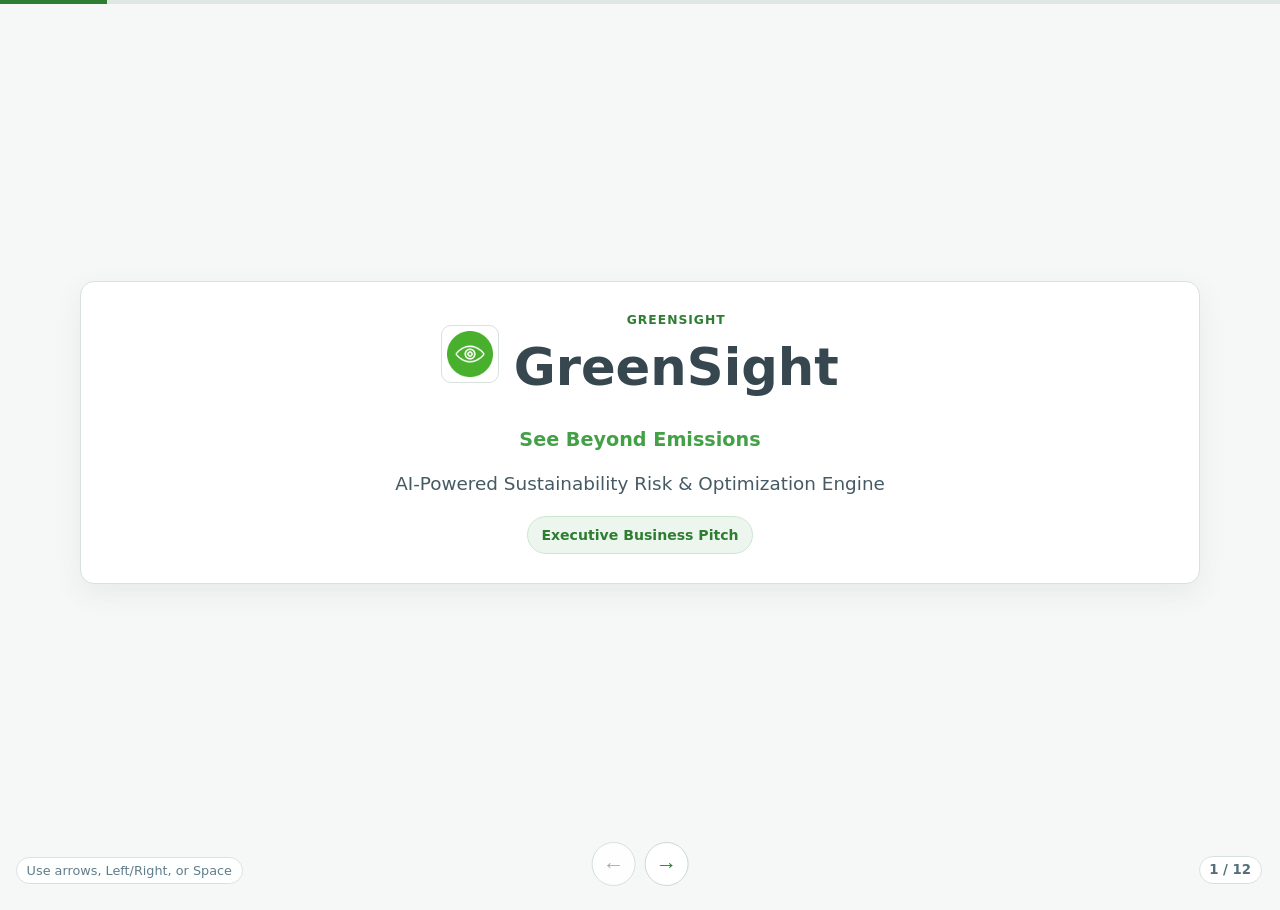
<file: presentation.html>
<!DOCTYPE html>
<html lang="en">
<head>
  <meta charset="UTF-8" />
  <meta name="viewport" content="width=device-width, initial-scale=1.0" />
  <title>GreenSight Pitch Presentation</title>
  <link rel="icon" type="image/png" href="./logo.png" />
  <style>
    :root {
      --green-primary: #2e7d32;
      --green-accent: #43a047;
      --warning: #f9a825;
      --risk: #c62828;
      --text-dark: #37474f;
      --bg-light: #f6f8f7;
      --card: #ffffff;
      --border: #d8e1dd;
      --shadow: 0 10px 28px rgba(55, 71, 79, 0.08);
    }

    * {
      box-sizing: border-box;
    }

    html,
    body {
      width: 100%;
      height: 100%;
      margin: 0;
      padding: 0;
      font-family: system-ui, -apple-system, "Segoe UI", Roboto, Arial, sans-serif;
      color: var(--text-dark);
      background: var(--bg-light);
      overflow: hidden;
    }

    .deck {
      position: relative;
      width: 100vw;
      height: 100vh;
      background: var(--bg-light);
    }

    .slide {
      position: absolute;
      inset: 0;
      padding: 2.4rem 2rem 4.6rem;
      opacity: 0;
      transform: translateY(10px);
      pointer-events: none;
      transition: opacity 260ms ease, transform 260ms ease;
      display: grid;
      place-items: center;
    }

    .slide.active {
      opacity: 1;
      transform: translateY(0);
      pointer-events: auto;
    }

    .slide-content {
      width: min(1120px, 100%);
      max-height: calc(100vh - 7.2rem);
      overflow: auto;
      -webkit-overflow-scrolling: touch;
      background: var(--card);
      border: 1px solid var(--border);
      border-radius: 14px;
      box-shadow: var(--shadow);
      padding: 2rem 2.1rem;
    }

    .eyebrow {
      margin: 0 0 0.5rem;
      color: var(--green-primary);
      text-transform: uppercase;
      letter-spacing: 0.08em;
      font-size: 0.77rem;
      font-weight: 800;
    }

    h1,
    h2,
    h3 {
      margin: 0;
      line-height: 1.18;
    }

    h1 {
      font-size: clamp(2rem, 4vw, 3.25rem);
    }

    h2 {
      font-size: clamp(1.45rem, 2.2vw, 2rem);
      margin-bottom: 0.8rem;
    }

    h3 {
      font-size: 1.05rem;
      margin-bottom: 0.5rem;
    }

    p {
      margin: 0.45rem 0 0;
      line-height: 1.5;
    }

    .lead {
      font-size: 1.04rem;
      color: #455a64;
    }

    .title-slide {
      text-align: center;
      padding-top: 1.8rem;
      padding-bottom: 1.8rem;
    }

    .brand-block {
      display: inline-flex;
      align-items: center;
      gap: 0.9rem;
      margin-bottom: 1.2rem;
    }

    .brand-logo {
      width: 58px;
      height: 58px;
      border-radius: 10px;
      border: 1px solid var(--border);
      padding: 0.3rem;
      background: #fff;
      object-fit: contain;
    }

    .tagline {
      margin-top: 0.55rem;
      color: var(--green-accent);
      font-size: 1.2rem;
      font-weight: 700;
    }

    .subtitle {
      margin-top: 0.95rem;
      font-size: 1.15rem;
      color: #455a64;
    }

    .deck-note {
      margin-top: 1.2rem;
      display: inline-block;
      border-radius: 999px;
      padding: 0.45rem 0.85rem;
      background: #edf6ee;
      color: var(--green-primary);
      border: 1px solid #cfe5d2;
      font-weight: 700;
      font-size: 0.88rem;
    }

    .grid-2,
    .grid-3 {
      display: grid;
      gap: 0.85rem;
      margin-top: 0.8rem;
    }

    .grid-2 {
      grid-template-columns: repeat(2, minmax(0, 1fr));
    }

    .grid-3 {
      grid-template-columns: repeat(3, minmax(0, 1fr));
    }

    .card {
      border: 1px solid var(--border);
      background: #fff;
      border-radius: 12px;
      padding: 0.9rem 0.95rem;
    }

    .card-muted {
      background: #fafcfb;
    }

    .impact-list,
    .plain-list {
      margin: 0.45rem 0 0;
      padding-left: 1.1rem;
      display: grid;
      gap: 0.35rem;
    }

    .plain-list li,
    .impact-list li {
      line-height: 1.45;
    }

    .impact {
      border-left: 4px solid var(--risk);
    }

    .market-stat {
      margin-top: 0.8rem;
      padding: 1rem;
      border: 1px solid #cfe5d2;
      background: #f5fbf6;
      border-radius: 12px;
      text-align: center;
    }

    .market-stat .value {
      font-size: clamp(1.8rem, 4vw, 2.6rem);
      color: var(--green-primary);
      font-weight: 800;
      line-height: 1.1;
    }

    .market-stat .label {
      margin-top: 0.3rem;
      font-size: 0.95rem;
      color: #546e7a;
      font-weight: 600;
    }

    .matrix {
      width: 100%;
      border-collapse: collapse;
      margin-top: 0.65rem;
      font-size: 0.92rem;
    }

    .matrix th,
    .matrix td {
      border: 1px solid var(--border);
      padding: 0.58rem 0.56rem;
      text-align: left;
      vertical-align: top;
    }

    .matrix th {
      background: #f0f6f1;
      color: var(--text-dark);
      font-weight: 700;
    }

    .matrix .gs {
      background: #f7fcf8;
      font-weight: 700;
    }

    .matrix-note {
      margin-top: 0.55rem;
      color: #546e7a;
      font-size: 0.9rem;
    }

    .architecture-flow {
      display: grid;
      gap: 0.7rem;
      margin-top: 0.8rem;
    }

    .arch-layer {
      border: 1px solid var(--border);
      border-radius: 12px;
      padding: 0.85rem 0.95rem;
      background: #fff;
    }

    .arch-layer.input {
      border-left: 6px solid var(--warning);
    }

    .arch-layer.processing {
      border-left: 6px solid var(--green-accent);
    }

    .arch-layer.application {
      border-left: 6px solid var(--green-primary);
    }

    .arch-layer h3 {
      margin-bottom: 0.3rem;
    }

    .arch-arrow {
      text-align: center;
      font-size: 1.2rem;
      color: #78909c;
      font-weight: 800;
      line-height: 1;
    }

    .pricing-grid {
      display: grid;
      grid-template-columns: repeat(3, minmax(0, 1fr));
      gap: 0.8rem;
      margin-top: 0.75rem;
    }

    .price-card {
      border: 1px solid var(--border);
      border-radius: 12px;
      padding: 0.9rem;
      background: #fff;
    }

    .price-card.featured {
      border-color: rgba(46, 125, 50, 0.3);
      background: #f8fcf8;
    }

    .plan {
      margin: 0;
      color: var(--green-primary);
      font-size: 0.92rem;
      font-weight: 700;
    }

    .price {
      margin-top: 0.35rem;
      font-size: 1.6rem;
      font-weight: 800;
      color: var(--text-dark);
    }

    .price span {
      font-size: 0.8rem;
      color: #607d8b;
      font-weight: 600;
    }

    .impl-fee {
      margin-top: 0.85rem;
      border: 1px solid #cfe5d2;
      border-radius: 12px;
      background: #edf6ee;
      padding: 0.85rem 0.95rem;
      display: flex;
      align-items: center;
      justify-content: space-between;
      gap: 0.8rem;
      flex-wrap: wrap;
    }

    .impl-fee .amount {
      font-size: 1.35rem;
      font-weight: 800;
      color: var(--green-primary);
    }

    .financial-grid {
      display: grid;
      grid-template-columns: repeat(2, minmax(0, 1fr));
      gap: 0.85rem;
      margin-top: 0.8rem;
    }

    .metric-card {
      border: 1px solid var(--border);
      border-radius: 12px;
      padding: 0.85rem 0.9rem;
      background: #fff;
    }

    .metric-card .k {
      font-size: 0.86rem;
      color: #607d8b;
      font-weight: 700;
      text-transform: uppercase;
      letter-spacing: 0.04em;
    }

    .metric-card .v {
      margin-top: 0.3rem;
      font-size: 1.25rem;
      font-weight: 800;
      color: var(--text-dark);
    }

    .counter {
      position: fixed;
      right: 1.15rem;
      bottom: 1rem;
      z-index: 12;
      padding: 0.35rem 0.6rem;
      border-radius: 999px;
      border: 1px solid var(--border);
      background: rgba(255, 255, 255, 0.92);
      color: #546e7a;
      font-size: 0.83rem;
      font-weight: 700;
      backdrop-filter: blur(2px);
    }

    .controls {
      position: fixed;
      left: 1rem;
      bottom: 1rem;
      z-index: 12;
      font-size: 0.8rem;
      color: #607d8b;
      background: rgba(255, 255, 255, 0.9);
      border: 1px solid var(--border);
      border-radius: 999px;
      padding: 0.32rem 0.6rem;
    }

    .nav-arrows {
      position: fixed;
      left: 50%;
      bottom: 0.85rem;
      transform: translateX(-50%);
      display: flex;
      gap: 0.55rem;
      z-index: 13;
    }

    .nav-btn {
      width: 44px;
      height: 44px;
      border-radius: 999px;
      border: 1px solid #c8d9cc;
      background: rgba(255, 255, 255, 0.95);
      color: var(--green-primary);
      font-size: 1.35rem;
      font-weight: 800;
      line-height: 1;
      cursor: pointer;
      display: grid;
      place-items: center;
      transition: background-color 140ms ease, border-color 140ms ease, color 140ms ease;
    }

    .nav-btn:hover {
      background: #edf6ee;
      border-color: #b8d0be;
    }

    .nav-btn:disabled {
      cursor: not-allowed;
      color: #9fb0b8;
      border-color: #d4dde0;
      background: rgba(255, 255, 255, 0.85);
    }

    .progress {
      position: fixed;
      left: 0;
      top: 0;
      height: 4px;
      width: 100%;
      background: #dfe7e3;
      z-index: 15;
    }

    .progress > span {
      display: block;
      height: 100%;
      width: 0%;
      background: var(--green-primary);
      transition: width 220ms ease;
    }

    @media (max-width: 980px) {
      .grid-2,
      .grid-3,
      .pricing-grid,
      .financial-grid {
        grid-template-columns: 1fr;
      }

      .slide-content {
        max-height: calc(100vh - 7.8rem);
        padding: 1.3rem 1.15rem;
      }
    }

    @media (max-width: 700px) {
      .slide {
        padding: 1.15rem 0.7rem 5.2rem;
      }

      .slide-content {
        max-height: calc(100vh - 8.2rem);
        padding: 1rem 0.9rem;
        border-radius: 12px;
      }

      .eyebrow {
        font-size: 0.7rem;
      }

      .lead {
        font-size: 0.96rem;
      }

      p,
      li,
      .matrix {
        font-size: 0.92rem;
      }

      .matrix {
        display: block;
        overflow-x: auto;
        white-space: nowrap;
      }

      .brand-logo {
        width: 48px;
        height: 48px;
      }

      .subtitle {
        font-size: 1.02rem;
      }

      .controls {
        left: 0.6rem;
        bottom: calc(0.55rem + env(safe-area-inset-bottom));
        font-size: 0.72rem;
      }

      .counter {
        right: 0.6rem;
        bottom: calc(0.55rem + env(safe-area-inset-bottom));
        font-size: 0.76rem;
      }

      .nav-arrows {
        bottom: calc(0.45rem + env(safe-area-inset-bottom));
      }

      .nav-btn {
        width: 48px;
        height: 48px;
        font-size: 1.45rem;
      }
    }

    @media (max-width: 480px) {
      .controls {
        display: none;
      }

      .counter {
        bottom: calc(0.45rem + env(safe-area-inset-bottom));
      }
    }
  </style>
</head>
<body>
  <div class="progress" aria-hidden="true"><span id="progressBar"></span></div>
  <main class="deck" id="deck" aria-live="polite">
    <section class="slide active" data-title="Title">
      <div class="slide-content title-slide">
        <div class="brand-block">
          <img
            src="./logo.png"
            alt="GreenSight logo"
            class="brand-logo"
            onerror="this.onerror=null;this.src='./assets/logo.png';"
          />
          <div>
            <p class="eyebrow">GreenSight</p>
            <h1>GreenSight</h1>
          </div>
        </div>
        <p class="tagline">See Beyond Emissions</p>
        <p class="subtitle">AI-Powered Sustainability Risk &amp; Optimization Engine</p>
        <p class="deck-note">Executive Business Pitch</p>
      </div>
    </section>

    <section class="slide" data-title="Company Purpose">
      <div class="slide-content">
        <p class="eyebrow">Slide 2</p>
        <h2>Company Purpose</h2>
        <p class="lead">
          GreenSight is an AI-powered sustainability intelligence platform designed to help organizations transform fragmented
          operational sustainability data into actionable decision intelligence.
        </p>
        <p>
          Organizations collect large volumes of sustainability data but usually lack systems that convert those inputs into clear
          performance insight and management action.
        </p>
        <div class="grid-2">
          <article class="card">
            <h3>What GreenSight Enables</h3>
            <ul class="plain-list">
              <li>Monitor operational emissions</li>
              <li>Identify sustainability risks</li>
              <li>Improve operational efficiency</li>
              <li>Support ESG reporting and governance</li>
              <li>Enable executive-level sustainability decisions</li>
            </ul>
          </article>
          <article class="card card-muted">
            <h3>Mission</h3>
            <p><strong>Turn sustainability data into strategic intelligence.</strong></p>
          </article>
        </div>
      </div>
    </section>

    <section class="slide" data-title="Problem">
      <div class="slide-content">
        <p class="eyebrow">Slide 3</p>
        <h2>Problem</h2>
        <div class="grid-2">
          <article class="card">
            <h3>Fragmented Data Systems</h3>
            <p>Electricity, fuel, and paper utilization are tracked separately through spreadsheets or manual reports.</p>
          </article>
          <article class="card">
            <h3>Lack of Decision Visibility</h3>
            <p>Executives and managers lack a unified dashboard to understand emissions performance across departments.</p>
          </article>
          <article class="card">
            <h3>Operational Inefficiencies</h3>
            <p>Without analytics, inefficient energy and resource consumption often remains undetected.</p>
          </article>
          <article class="card">
            <h3>Growing ESG Pressure</h3>
            <p>Regulators and stakeholders increasingly require transparent sustainability accountability.</p>
          </article>
        </div>
        <div class="card impact" style="margin-top: 0.85rem;">
          <h3>Business Impact</h3>
          <ul class="impact-list">
            <li>Higher operational costs</li>
            <li>Weak sustainability governance</li>
            <li>Missed optimization opportunities</li>
          </ul>
        </div>
      </div>
    </section>

    <section class="slide" data-title="Solution">
      <div class="slide-content">
        <p class="eyebrow">Slide 4</p>
        <h2>Solution</h2>
        <p class="lead">
          GreenSight provides an integrated sustainability intelligence platform that converts operational inputs into structured
          emissions insight, executive summaries, and optimization guidance.
        </p>
        <div class="grid-3">
          <article class="card"><h3>Sustainability Dashboard</h3><p>Visualizes emissions trends and resource consumption patterns.</p></article>
          <article class="card"><h3>ESG Maturity Scoring</h3><p>Measures sustainability performance through a structured index.</p></article>
          <article class="card"><h3>Department Analytics</h3><p>Identifies top emission contributors and operational inefficiencies.</p></article>
          <article class="card"><h3>Risk Detection</h3><p>Flags abnormal consumption behavior and threshold breaches.</p></article>
          <article class="card"><h3>AI Insight Engine</h3><p>Generates executive summaries and strategic recommendations.</p></article>
          <article class="card card-muted"><h3>Outcome</h3><p>Real-time sustainability visibility and actionable optimization insight.</p></article>
        </div>
      </div>
    </section>

    <section class="slide" data-title="Why Now">
      <div class="slide-content">
        <p class="eyebrow">Slide 5</p>
        <h2>Why Now</h2>
        <div class="grid-2">
          <article class="card">
            <h3>ESG Reporting Requirements</h3>
            <p>Regulators, investors, and boards are demanding greater sustainability transparency.</p>
          </article>
          <article class="card">
            <h3>Rising Energy Costs</h3>
            <p>Electricity and fuel are growing operational expenditure drivers.</p>
          </article>
          <article class="card">
            <h3>Data Availability</h3>
            <p>Organizations now collect operational sustainability data but lack usable analytics intelligence.</p>
          </article>
          <article class="card">
            <h3>AI Maturity</h3>
            <p>Modern AI capabilities enable automated insight generation and faster management interpretation.</p>
          </article>
        </div>
        <div class="card card-muted" style="margin-top: 0.85rem;">
          <p><strong>GreenSight combines these trends into a practical operating system for data-driven sustainability management.</strong></p>
        </div>
      </div>
    </section>

    <section class="slide" data-title="Market Size">
      <div class="slide-content">
        <p class="eyebrow">Slide 6</p>
        <h2>Market Size</h2>
        <p class="lead">The ESG software and sustainability analytics market is expanding rapidly.</p>
        <div class="market-stat">
          <div class="value">$10B+ by 2030</div>
          <div class="label">Projected Global ESG Software Market</div>
        </div>
        <div class="grid-2" style="margin-top: 0.85rem;">
          <article class="card">
            <h3>Target Market</h3>
            <ul class="plain-list">
              <li>Government agencies</li>
              <li>Small and medium enterprises</li>
              <li>Corporate offices</li>
              <li>Universities and institutions</li>
            </ul>
          </article>
          <article class="card">
            <h3>Market Opportunity</h3>
            <p>
              Deliver affordable sustainability intelligence to organizations that cannot absorb enterprise ESG platform
              pricing and complexity.
            </p>
          </article>
        </div>
      </div>
    </section>

    <section class="slide" data-title="Competition">
      <div class="slide-content">
        <p class="eyebrow">Slide 7</p>
        <h2>Competition Matrix</h2>
        <table class="matrix" aria-label="Competition matrix">
          <thead>
            <tr>
              <th>Dimension</th>
              <th>GreenSight</th>
              <th>Watershed</th>
              <th>Persefoni</th>
              <th>Plan A</th>
            </tr>
          </thead>
          <tbody>
            <tr>
              <td>Price Accessibility</td>
              <td class="gs">High</td>
              <td>Low</td>
              <td>Low</td>
              <td>Medium</td>
            </tr>
            <tr>
              <td>Implementation Complexity</td>
              <td class="gs">Low</td>
              <td>High</td>
              <td>High</td>
              <td>Medium</td>
            </tr>
            <tr>
              <td>AI-powered Insights</td>
              <td class="gs">Yes</td>
              <td>Partial</td>
              <td>Partial</td>
              <td>Partial</td>
            </tr>
            <tr>
              <td>Operational Emissions Monitoring</td>
              <td class="gs">Strong Focus</td>
              <td>Enterprise Focus</td>
              <td>Enterprise Focus</td>
              <td>Reporting Focus</td>
            </tr>
            <tr>
              <td>SME Accessibility</td>
              <td class="gs">High</td>
              <td>Low</td>
              <td>Low</td>
              <td>Medium</td>
            </tr>
            <tr>
              <td>Deployment Speed</td>
              <td class="gs">Fast</td>
              <td>Slow</td>
              <td>Slow</td>
              <td>Medium</td>
            </tr>
          </tbody>
        </table>
        <p class="matrix-note">
          Competitor gaps: Watershed and Persefoni are enterprise-priced with complex deployment; Plan A is strong for ESG reporting but costly for SMEs.
          GreenSight differentiates through affordability, lightweight rollout, and operational decision insight.
        </p>
      </div>
    </section>

    <section class="slide" data-title="Product">
      <div class="slide-content">
        <p class="eyebrow">Slide 8</p>
        <h2>Product</h2>
        <div class="grid-2">
          <article class="card"><h3>Sustainability Dashboard</h3><p>Tracks electricity, fuel, and paper emissions in a single view.</p></article>
          <article class="card"><h3>Department Emission Analytics</h3><p>Identifies top emission contributors across operational units.</p></article>
          <article class="card"><h3>ESG Maturity Score</h3><p>Evaluates sustainability performance using a structured maturity model.</p></article>
          <article class="card"><h3>Risk Flagging System</h3><p>Detects abnormal consumption patterns and threshold breaches.</p></article>
          <article class="card"><h3>AI Insights Engine</h3><p>Generates executive summaries and recommendation narratives.</p></article>
          <article class="card card-muted">
            <h3>Future Premium Modules</h3>
            <ul class="plain-list">
              <li>Device carbon footprint tracking</li>
              <li>Employee commuting emissions</li>
              <li>Digital infrastructure sustainability metrics</li>
            </ul>
          </article>
        </div>
      </div>
    </section>

    <section class="slide" data-title="Product Architecture">
      <div class="slide-content">
        <p class="eyebrow">Slide 9</p>
        <h2>Product Architecture</h2>
        <p class="lead">Data input flows through processing and AI interpretation into executive decision interfaces.</p>
        <div class="architecture-flow">
          <article class="arch-layer input">
            <h3>Data Input Layer</h3>
            <ul class="plain-list">
              <li>Electricity consumption data</li>
              <li>Fuel usage data</li>
              <li>Paper consumption data</li>
              <li>Department operational metrics</li>
            </ul>
          </article>
          <div class="arch-arrow">v</div>
          <article class="arch-layer processing">
            <h3>Processing &amp; AI Layer</h3>
            <ul class="plain-list">
              <li>Carbon emission conversion engine</li>
              <li>ESG maturity scoring model</li>
              <li>Risk detection algorithms</li>
              <li>AI insight generation engine</li>
            </ul>
          </article>
          <div class="arch-arrow">v</div>
          <article class="arch-layer application">
            <h3>Application Layer</h3>
            <ul class="plain-list">
              <li>Sustainability dashboard</li>
              <li>Department analytics interface</li>
              <li>Executive reporting module</li>
              <li>Decision support interface</li>
            </ul>
          </article>
        </div>
      </div>
    </section>

    <section class="slide" data-title="Business Model">
      <div class="slide-content">
        <p class="eyebrow">Slide 10</p>
        <h2>Business Model</h2>
        <p class="lead">GreenSight uses a Hybrid SaaS Model: one-time implementation plus monthly subscriptions.</p>
        <div class="impl-fee">
          <div>
            <h3>Implementation Fee</h3>
            <p>Includes system setup, onboarding, deployment configuration, and customization.</p>
          </div>
          <div class="amount">$1,000 one-time</div>
        </div>
        <div class="pricing-grid">
          <article class="price-card">
            <p class="plan">Starter</p>
            <div class="price">$99 <span>/month</span></div>
            <p>Operational emissions monitoring.</p>
          </article>
          <article class="price-card featured">
            <p class="plan">Professional</p>
            <div class="price">$299 <span>/month</span></div>
            <p>Advanced analytics and AI insights.</p>
          </article>
          <article class="price-card">
            <p class="plan">Enterprise</p>
            <div class="price">$999 <span>/month</span></div>
            <p>Expanded ESG intelligence modules.</p>
          </article>
        </div>
      </div>
    </section>

    <section class="slide" data-title="Team">
      <div class="slide-content">
        <p class="eyebrow">Slide 11</p>
        <h2>Team</h2>
        <div class="grid-2">
          <article class="card">
            <h3>Project Lead</h3>
            <p>Owns product concept, pitch direction, and system architecture alignment.</p>
          </article>
          <article class="card">
            <h3>AI / Data Specialist</h3>
            <p>Designs ESG scoring framework and AI-driven executive insight layer.</p>
          </article>
          <article class="card">
            <h3>Frontend Developer</h3>
            <p>Builds dashboard interface, chart systems, and user interaction workflows.</p>
          </article>
          <article class="card">
            <h3>Business Analyst</h3>
            <p>Leads market research, competitor positioning, and business case modeling.</p>
          </article>
        </div>
      </div>
    </section>

    <section class="slide" data-title="Financials">
      <div class="slide-content">
        <p class="eyebrow">Slide 12</p>
        <h2>Financials</h2>
        <div class="financial-grid">
          <article class="metric-card">
            <div class="k">Cloud Hosting</div>
            <div class="v">$10-$20 / month</div>
          </article>
          <article class="metric-card">
            <div class="k">AI API Usage</div>
            <div class="v">$10-$50 / month</div>
          </article>
          <article class="metric-card">
            <div class="k">Domain &amp; Maintenance</div>
            <div class="v">Minimal</div>
          </article>
          <article class="metric-card">
            <div class="k">Model Type</div>
            <div class="v">Scalable SaaS with low infra overhead</div>
          </article>
        </div>
        <div class="grid-2" style="margin-top: 0.9rem;">
          <article class="card">
            <h3>Revenue Example: 10 Professional Subscribers</h3>
            <p><strong>~ $2,990 / month</strong></p>
          </article>
          <article class="card">
            <h3>Revenue Example: 50 Subscribers</h3>
            <p><strong>~ $15,000 / month</strong></p>
          </article>
        </div>
      </div>
    </section>
  </main>

  <div class="controls">Use arrows, Left/Right, or Space</div>
  <div class="nav-arrows" aria-label="Slide navigation">
    <button class="nav-btn" id="prevSlideBtn" type="button" aria-label="Previous slide">&#8592;</button>
    <button class="nav-btn" id="nextSlideBtn" type="button" aria-label="Next slide">&#8594;</button>
  </div>
  <div class="counter" id="slideCounter">1 / 12</div>

  <script>
    (function () {
      const slides = Array.from(document.querySelectorAll(".slide"));
      const counter = document.getElementById("slideCounter");
      const progressBar = document.getElementById("progressBar");
      const prevBtn = document.getElementById("prevSlideBtn");
      const nextBtn = document.getElementById("nextSlideBtn");
      const deck = document.getElementById("deck");
      let currentIndex = 0;

      function clamp(value, min, max) {
        return Math.max(min, Math.min(max, value));
      }

      function renderSlide(index) {
        currentIndex = clamp(index, 0, slides.length - 1);

        slides.forEach((slide, i) => {
          const active = i === currentIndex;
          slide.classList.toggle("active", active);
          slide.setAttribute("aria-hidden", active ? "false" : "true");
        });

        counter.textContent = `${currentIndex + 1} / ${slides.length}`;
        progressBar.style.width = `${((currentIndex + 1) / slides.length) * 100}%`;
        prevBtn.disabled = currentIndex === 0;
        nextBtn.disabled = currentIndex === slides.length - 1;
      }

      function nextSlide() {
        renderSlide(currentIndex + 1);
      }

      function prevSlide() {
        renderSlide(currentIndex - 1);
      }

      document.addEventListener("keydown", (event) => {
        const key = event.key;
        if (["ArrowRight", "ArrowDown", "PageDown", " "].includes(key)) {
          event.preventDefault();
          nextSlide();
          return;
        }
        if (["ArrowLeft", "ArrowUp", "PageUp"].includes(key)) {
          event.preventDefault();
          prevSlide();
          return;
        }
        if (key === "Home") {
          event.preventDefault();
          renderSlide(0);
          return;
        }
        if (key === "End") {
          event.preventDefault();
          renderSlide(slides.length - 1);
        }
      });

      prevBtn.addEventListener("click", prevSlide);
      nextBtn.addEventListener("click", nextSlide);

      let touchStartX = null;
      deck.addEventListener("touchstart", (event) => {
        touchStartX = event.changedTouches[0].clientX;
      });

      deck.addEventListener("touchend", (event) => {
        if (touchStartX === null) {
          return;
        }

        const touchEndX = event.changedTouches[0].clientX;
        const delta = touchEndX - touchStartX;
        touchStartX = null;

        if (Math.abs(delta) < 48) {
          return;
        }

        if (delta < 0) {
          nextSlide();
        } else {
          prevSlide();
        }
      });

      renderSlide(0);
    })();
  </script>
</body>
</html>
</file>
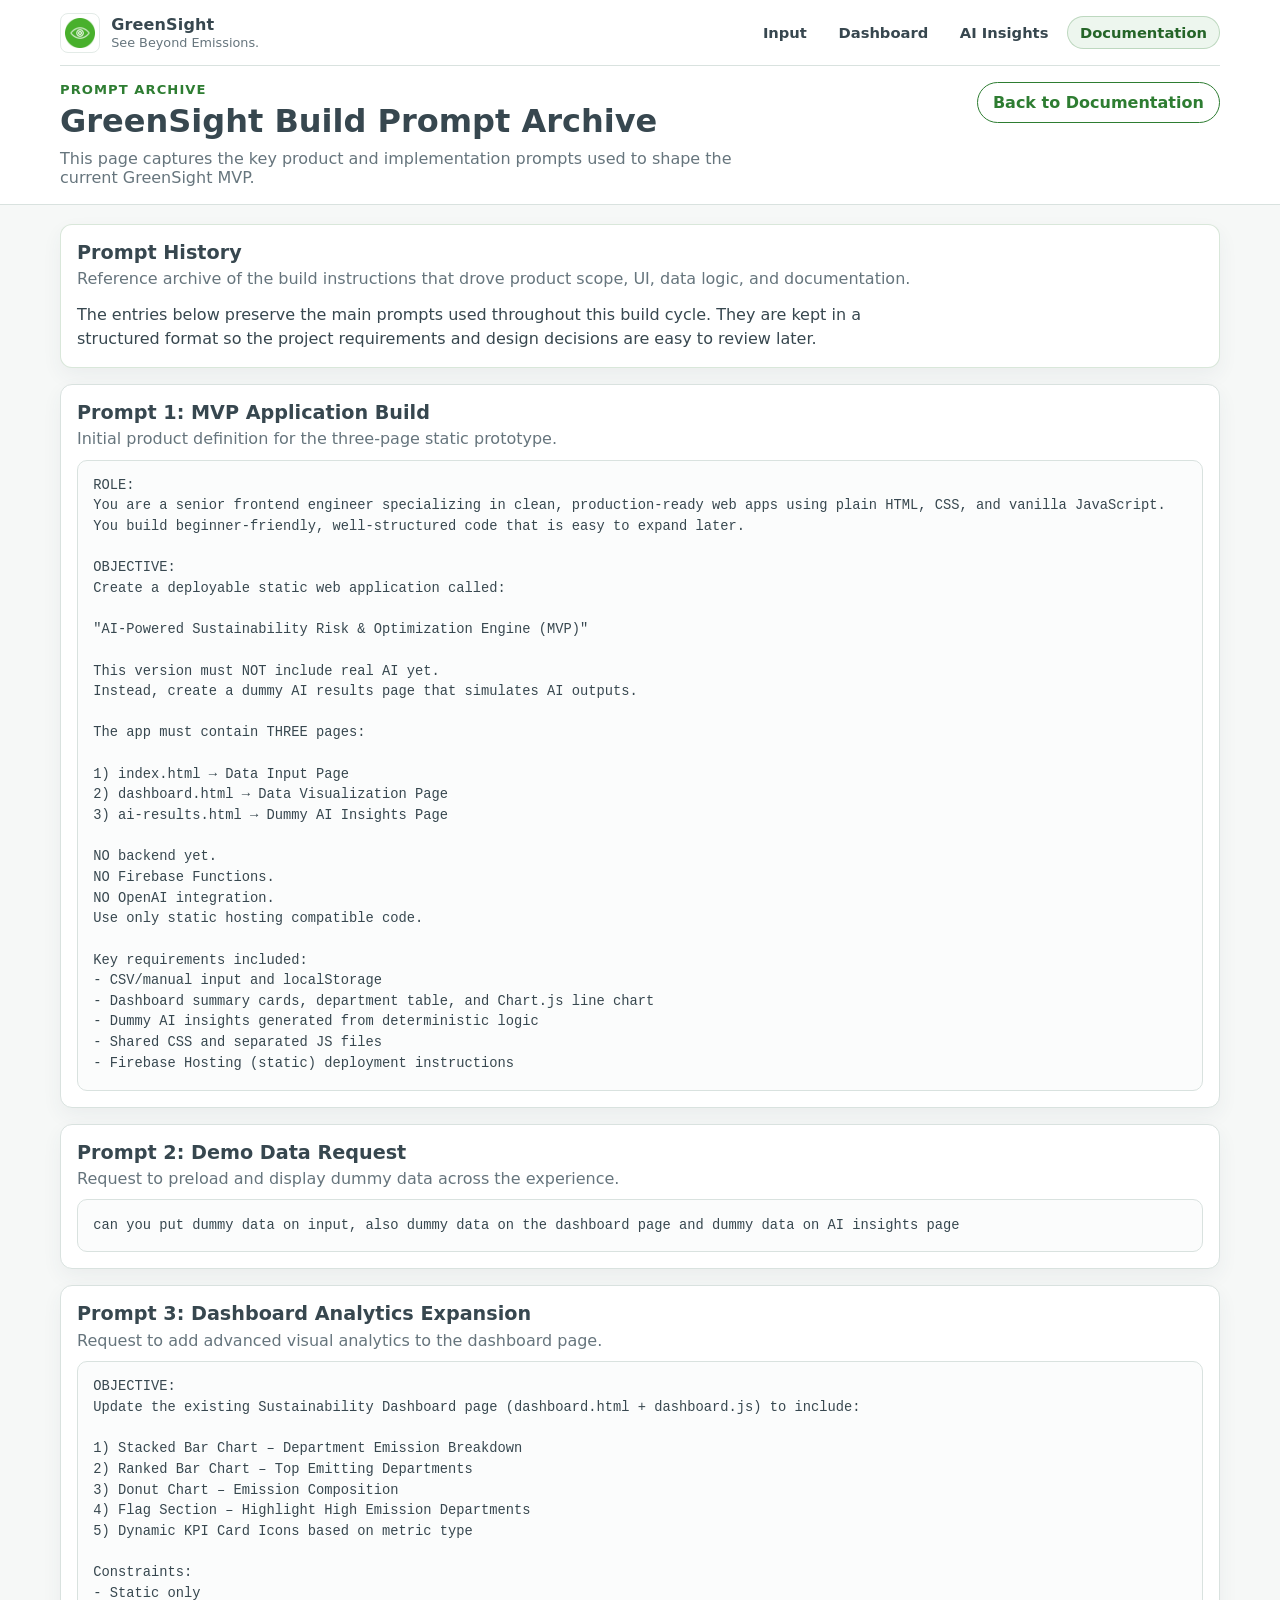
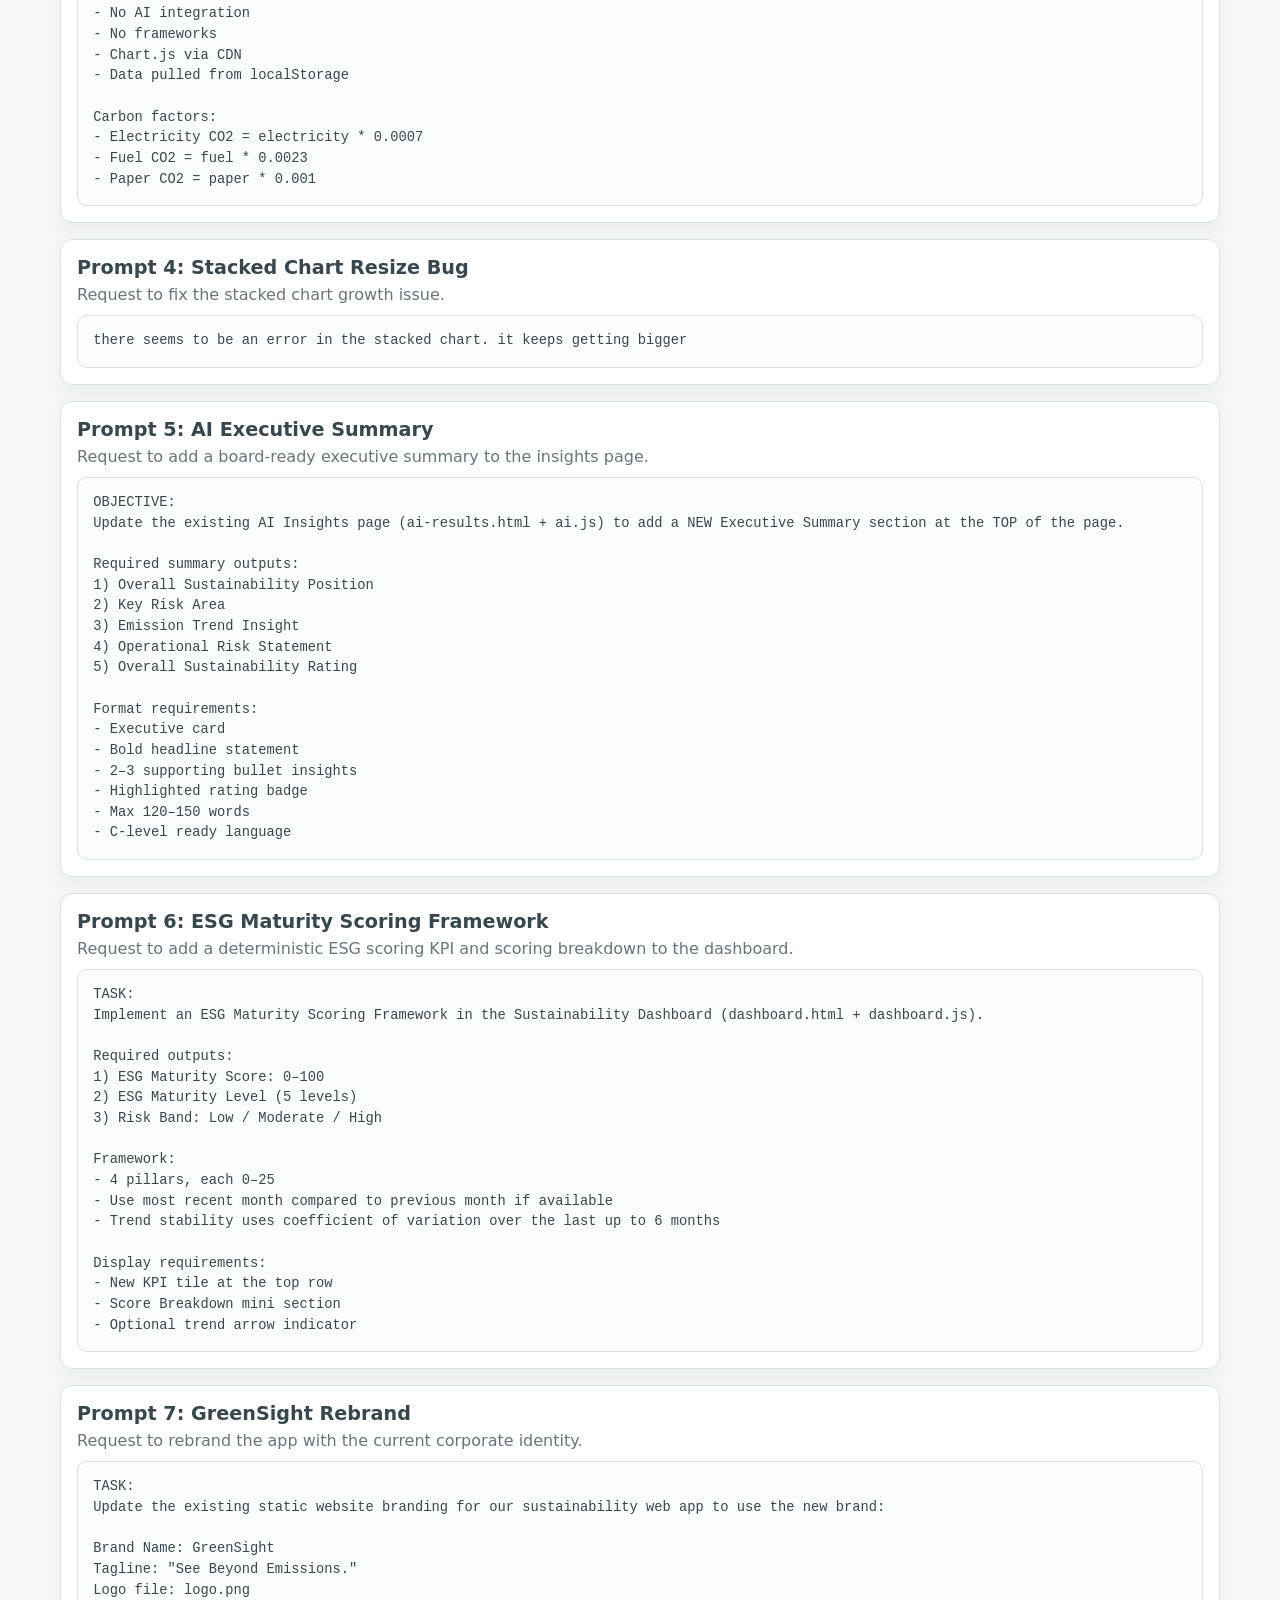
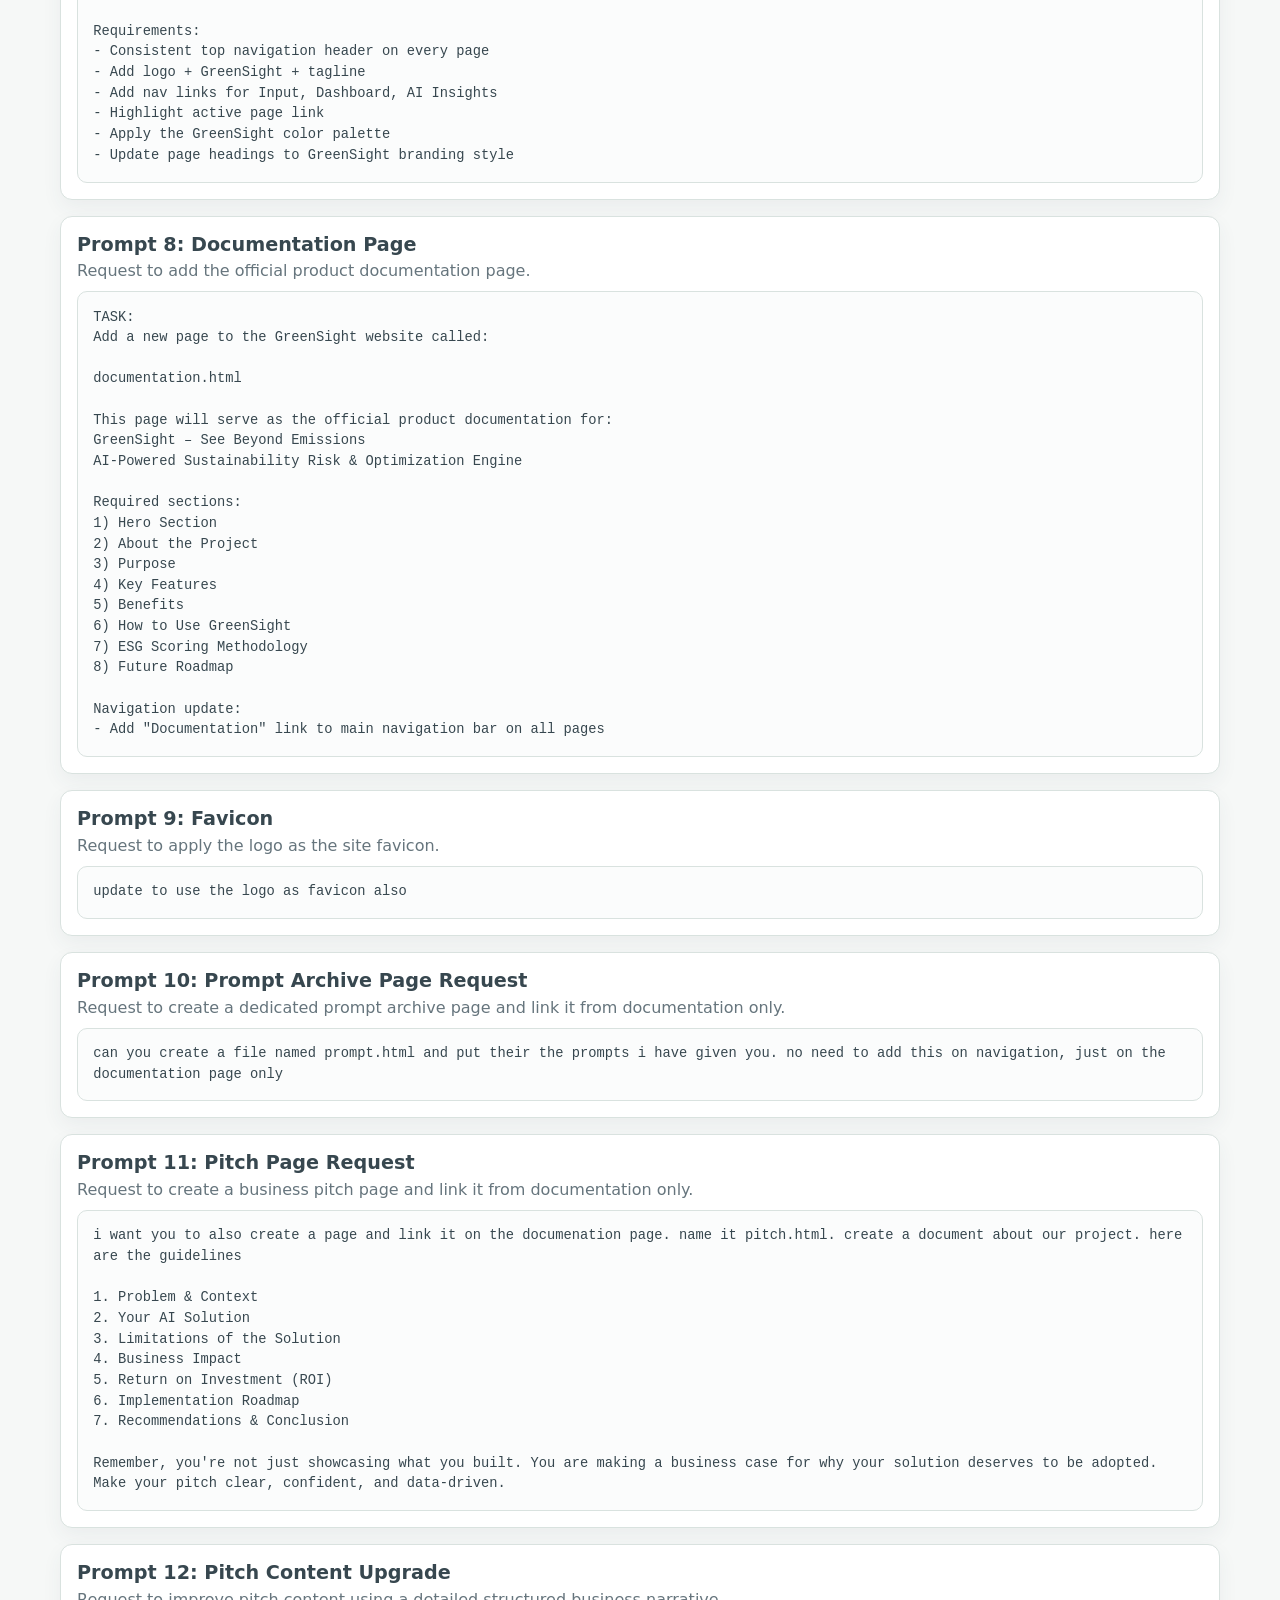
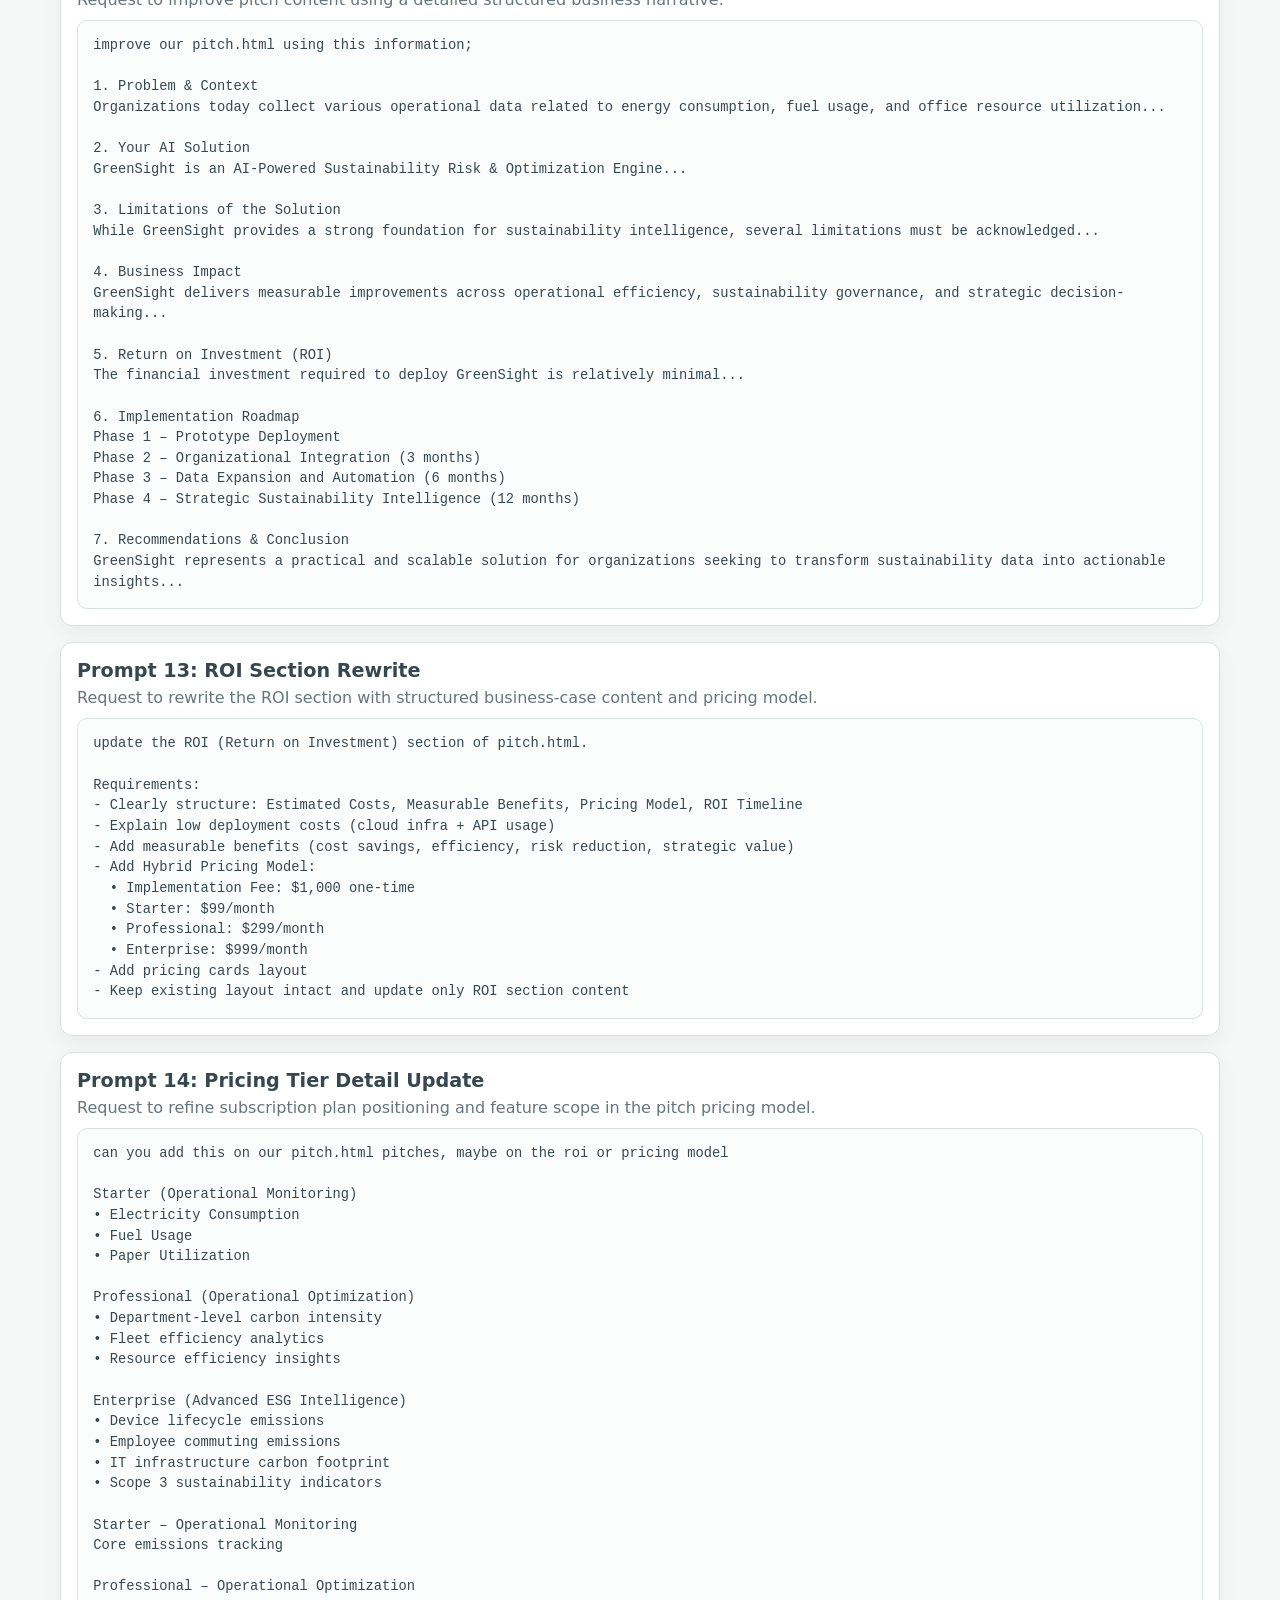
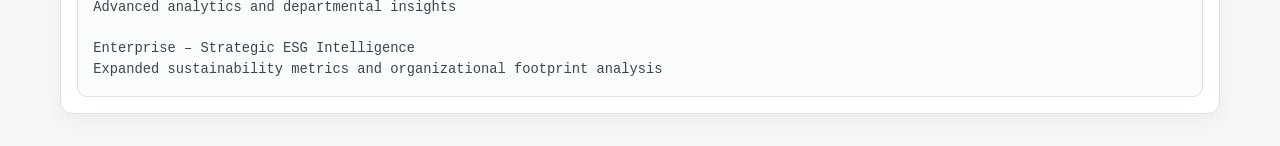
<file: prompt.html>
<!DOCTYPE html>
<html lang="en">
<head>
  <meta charset="UTF-8" />
  <meta name="viewport" content="width=device-width, initial-scale=1.0" />
  <title>GreenSight Prompt Archive</title>
  <link rel="icon" type="image/png" href="./logo.png" />
  <link rel="stylesheet" href="style.css" />
</head>
<body class="page-prompt">
  <header class="site-header">
    <div class="container">
      <div class="brand-nav">
        <a href="index.html" class="brand-lockup" aria-label="GreenSight home">
          <img
            src="./logo.png"
            alt="GreenSight logo"
            class="brand-logo"
            onerror="this.onerror=null;this.src='./assets/logo.png';"
          />
          <span class="brand-copy">
            <span class="brand-name">GreenSight</span>
            <span class="brand-tagline">See Beyond Emissions.</span>
          </span>
        </a>
        <nav class="top-nav" aria-label="Primary">
          <a class="nav-link nav-link-input" href="index.html">Input</a>
          <a class="nav-link nav-link-dashboard" href="dashboard.html">Dashboard</a>
          <a class="nav-link nav-link-insights" href="ai-results.html">AI Insights</a>
          <a class="nav-link nav-link-docs" href="documentation.html">Documentation</a>
        </nav>
      </div>

      <div class="header-inner">
        <div>
          <p class="eyebrow">Prompt Archive</p>
          <h1>GreenSight Build Prompt Archive</h1>
          <p class="subtitle">
            This page captures the key product and implementation prompts used to shape the current GreenSight MVP.
          </p>
        </div>
        <a class="btn btn-secondary" href="documentation.html">Back to Documentation</a>
      </div>
    </div>
  </header>

  <main class="container docs-page">
    <section class="panel doc-hero">
      <div class="section-heading">
        <h2>Prompt History</h2>
        <p>Reference archive of the build instructions that drove product scope, UI, data logic, and documentation.</p>
      </div>
      <p class="doc-hero-copy">
        The entries below preserve the main prompts used throughout this build cycle. They are kept in a structured format so the project
        requirements and design decisions are easy to review later.
      </p>
    </section>

    <section class="panel prompt-archive">
      <div class="section-heading">
        <h2>Prompt 1: MVP Application Build</h2>
        <p>Initial product definition for the three-page static prototype.</p>
      </div>
      <pre class="prompt-block">ROLE:
You are a senior frontend engineer specializing in clean, production-ready web apps using plain HTML, CSS, and vanilla JavaScript. You build beginner-friendly, well-structured code that is easy to expand later.

OBJECTIVE:
Create a deployable static web application called:

"AI-Powered Sustainability Risk &amp; Optimization Engine (MVP)"

This version must NOT include real AI yet.
Instead, create a dummy AI results page that simulates AI outputs.

The app must contain THREE pages:

1) index.html → Data Input Page
2) dashboard.html → Data Visualization Page
3) ai-results.html → Dummy AI Insights Page

NO backend yet.
NO Firebase Functions.
NO OpenAI integration.
Use only static hosting compatible code.

Key requirements included:
- CSV/manual input and localStorage
- Dashboard summary cards, department table, and Chart.js line chart
- Dummy AI insights generated from deterministic logic
- Shared CSS and separated JS files
- Firebase Hosting (static) deployment instructions</pre>
    </section>

    <section class="panel prompt-archive">
      <div class="section-heading">
        <h2>Prompt 2: Demo Data Request</h2>
        <p>Request to preload and display dummy data across the experience.</p>
      </div>
      <pre class="prompt-block">can you put dummy data on input, also dummy data on the dashboard page and dummy data on AI insights page</pre>
    </section>

    <section class="panel prompt-archive">
      <div class="section-heading">
        <h2>Prompt 3: Dashboard Analytics Expansion</h2>
        <p>Request to add advanced visual analytics to the dashboard page.</p>
      </div>
      <pre class="prompt-block">OBJECTIVE:
Update the existing Sustainability Dashboard page (dashboard.html + dashboard.js) to include:

1) Stacked Bar Chart – Department Emission Breakdown
2) Ranked Bar Chart – Top Emitting Departments
3) Donut Chart – Emission Composition
4) Flag Section – Highlight High Emission Departments
5) Dynamic KPI Card Icons based on metric type

Constraints:
- Static only
- No AI integration
- No frameworks
- Chart.js via CDN
- Data pulled from localStorage

Carbon factors:
- Electricity CO2 = electricity * 0.0007
- Fuel CO2 = fuel * 0.0023
- Paper CO2 = paper * 0.001</pre>
    </section>

    <section class="panel prompt-archive">
      <div class="section-heading">
        <h2>Prompt 4: Stacked Chart Resize Bug</h2>
        <p>Request to fix the stacked chart growth issue.</p>
      </div>
      <pre class="prompt-block">there seems to be an error in the stacked chart. it keeps getting bigger</pre>
    </section>

    <section class="panel prompt-archive">
      <div class="section-heading">
        <h2>Prompt 5: AI Executive Summary</h2>
        <p>Request to add a board-ready executive summary to the insights page.</p>
      </div>
      <pre class="prompt-block">OBJECTIVE:
Update the existing AI Insights page (ai-results.html + ai.js) to add a NEW Executive Summary section at the TOP of the page.

Required summary outputs:
1) Overall Sustainability Position
2) Key Risk Area
3) Emission Trend Insight
4) Operational Risk Statement
5) Overall Sustainability Rating

Format requirements:
- Executive card
- Bold headline statement
- 2–3 supporting bullet insights
- Highlighted rating badge
- Max 120–150 words
- C-level ready language</pre>
    </section>

    <section class="panel prompt-archive">
      <div class="section-heading">
        <h2>Prompt 6: ESG Maturity Scoring Framework</h2>
        <p>Request to add a deterministic ESG scoring KPI and scoring breakdown to the dashboard.</p>
      </div>
      <pre class="prompt-block">TASK:
Implement an ESG Maturity Scoring Framework in the Sustainability Dashboard (dashboard.html + dashboard.js).

Required outputs:
1) ESG Maturity Score: 0–100
2) ESG Maturity Level (5 levels)
3) Risk Band: Low / Moderate / High

Framework:
- 4 pillars, each 0–25
- Use most recent month compared to previous month if available
- Trend stability uses coefficient of variation over the last up to 6 months

Display requirements:
- New KPI tile at the top row
- Score Breakdown mini section
- Optional trend arrow indicator</pre>
    </section>

    <section class="panel prompt-archive">
      <div class="section-heading">
        <h2>Prompt 7: GreenSight Rebrand</h2>
        <p>Request to rebrand the app with the current corporate identity.</p>
      </div>
      <pre class="prompt-block">TASK:
Update the existing static website branding for our sustainability web app to use the new brand:

Brand Name: GreenSight
Tagline: "See Beyond Emissions."
Logo file: logo.png

Requirements:
- Consistent top navigation header on every page
- Add logo + GreenSight + tagline
- Add nav links for Input, Dashboard, AI Insights
- Highlight active page link
- Apply the GreenSight color palette
- Update page headings to GreenSight branding style</pre>
    </section>

    <section class="panel prompt-archive">
      <div class="section-heading">
        <h2>Prompt 8: Documentation Page</h2>
        <p>Request to add the official product documentation page.</p>
      </div>
      <pre class="prompt-block">TASK:
Add a new page to the GreenSight website called:

documentation.html

This page will serve as the official product documentation for:
GreenSight – See Beyond Emissions
AI-Powered Sustainability Risk &amp; Optimization Engine

Required sections:
1) Hero Section
2) About the Project
3) Purpose
4) Key Features
5) Benefits
6) How to Use GreenSight
7) ESG Scoring Methodology
8) Future Roadmap

Navigation update:
- Add "Documentation" link to main navigation bar on all pages</pre>
    </section>

    <section class="panel prompt-archive">
      <div class="section-heading">
        <h2>Prompt 9: Favicon</h2>
        <p>Request to apply the logo as the site favicon.</p>
      </div>
      <pre class="prompt-block">update to use the logo as favicon also</pre>
    </section>

    <section class="panel prompt-archive">
      <div class="section-heading">
        <h2>Prompt 10: Prompt Archive Page Request</h2>
        <p>Request to create a dedicated prompt archive page and link it from documentation only.</p>
      </div>
      <pre class="prompt-block">can you create a file named prompt.html and put their the prompts i have given you. no need to add this on navigation, just on the documentation page only</pre>
    </section>

    <section class="panel prompt-archive">
      <div class="section-heading">
        <h2>Prompt 11: Pitch Page Request</h2>
        <p>Request to create a business pitch page and link it from documentation only.</p>
      </div>
      <pre class="prompt-block">i want you to also create a page and link it on the documenation page. name it pitch.html. create a document about our project. here are the guidelines

1. Problem &amp; Context
2. Your AI Solution
3. Limitations of the Solution
4. Business Impact
5. Return on Investment (ROI)
6. Implementation Roadmap
7. Recommendations &amp; Conclusion

Remember, you're not just showcasing what you built. You are making a business case for why your solution deserves to be adopted. Make your pitch clear, confident, and data-driven.</pre>
    </section>

    <section class="panel prompt-archive">
      <div class="section-heading">
        <h2>Prompt 12: Pitch Content Upgrade</h2>
        <p>Request to improve pitch content using a detailed structured business narrative.</p>
      </div>
      <pre class="prompt-block">improve our pitch.html using this information;

1. Problem &amp; Context
Organizations today collect various operational data related to energy consumption, fuel usage, and office resource utilization...

2. Your AI Solution
GreenSight is an AI-Powered Sustainability Risk &amp; Optimization Engine...

3. Limitations of the Solution
While GreenSight provides a strong foundation for sustainability intelligence, several limitations must be acknowledged...

4. Business Impact
GreenSight delivers measurable improvements across operational efficiency, sustainability governance, and strategic decision-making...

5. Return on Investment (ROI)
The financial investment required to deploy GreenSight is relatively minimal...

6. Implementation Roadmap
Phase 1 – Prototype Deployment
Phase 2 – Organizational Integration (3 months)
Phase 3 – Data Expansion and Automation (6 months)
Phase 4 – Strategic Sustainability Intelligence (12 months)

7. Recommendations &amp; Conclusion
GreenSight represents a practical and scalable solution for organizations seeking to transform sustainability data into actionable insights...</pre>
    </section>

    <section class="panel prompt-archive">
      <div class="section-heading">
        <h2>Prompt 13: ROI Section Rewrite</h2>
        <p>Request to rewrite the ROI section with structured business-case content and pricing model.</p>
      </div>
      <pre class="prompt-block">update the ROI (Return on Investment) section of pitch.html.

Requirements:
- Clearly structure: Estimated Costs, Measurable Benefits, Pricing Model, ROI Timeline
- Explain low deployment costs (cloud infra + API usage)
- Add measurable benefits (cost savings, efficiency, risk reduction, strategic value)
- Add Hybrid Pricing Model:
  • Implementation Fee: $1,000 one-time
  • Starter: $99/month
  • Professional: $299/month
  • Enterprise: $999/month
- Add pricing cards layout
- Keep existing layout intact and update only ROI section content</pre>
    </section>

    <section class="panel prompt-archive">
      <div class="section-heading">
        <h2>Prompt 14: Pricing Tier Detail Update</h2>
        <p>Request to refine subscription plan positioning and feature scope in the pitch pricing model.</p>
      </div>
      <pre class="prompt-block">can you add this on our pitch.html pitches, maybe on the roi or pricing model

Starter (Operational Monitoring)
• Electricity Consumption
• Fuel Usage
• Paper Utilization

Professional (Operational Optimization)
• Department-level carbon intensity
• Fleet efficiency analytics
• Resource efficiency insights

Enterprise (Advanced ESG Intelligence)
• Device lifecycle emissions
• Employee commuting emissions
• IT infrastructure carbon footprint
• Scope 3 sustainability indicators

Starter – Operational Monitoring
Core emissions tracking

Professional – Operational Optimization
Advanced analytics and departmental insights

Enterprise – Strategic ESG Intelligence
Expanded sustainability metrics and organizational footprint analysis</pre>
    </section>
  </main>
</body>
</html>
</file>
<file: style.css>
:root {
  --color-primary: #2e7d32;
  --color-primary-dark: #256528;
  --color-primary-soft: #edf6ee;
  --color-accent: #43a047;
  --color-warning: #f9a825;
  --color-bg: #f6f8f7;
  --color-surface: #ffffff;
  --color-surface-soft: #f3f6f5;
  --color-text: #37474f;
  --color-muted: #66757d;
  --color-border: #d9e2df;
  --color-danger: #c62828;
  --color-danger-soft: #ffebee;
  --color-shadow: 0 8px 20px rgba(55, 71, 79, 0.06);
  --radius: 12px;
  --radius-sm: 10px;
  --container: 1160px;
}

* {
  box-sizing: border-box;
}

html,
body {
  margin: 0;
  padding: 0;
  font-family: system-ui, -apple-system, BlinkMacSystemFont, "Segoe UI", Roboto, "Helvetica Neue", Arial, sans-serif;
  color: var(--color-text);
  background: var(--color-bg);
}

img,
canvas {
  max-width: 100%;
  display: block;
}

a {
  color: inherit;
  text-decoration: none;
}

code {
  background: #eef2f0;
  padding: 0.1rem 0.35rem;
  border-radius: 6px;
  font-size: 0.92em;
}

.container {
  width: min(var(--container), calc(100% - 2rem));
  margin: 0 auto;
}

.site-header {
  border-bottom: 1px solid var(--color-border);
  background: #fff;
}

.brand-nav {
  display: flex;
  align-items: center;
  justify-content: space-between;
  gap: 1rem;
  padding: 0.8rem 0 0.75rem;
  border-bottom: 1px solid var(--color-border);
}

.brand-lockup {
  display: inline-flex;
  align-items: center;
  gap: 0.7rem;
  min-width: 0;
}

.brand-logo {
  width: 40px;
  height: 40px;
  object-fit: contain;
  border-radius: 8px;
  background: #fff;
  border: 1px solid #e3ebe7;
  padding: 0.25rem;
}

.brand-copy {
  display: inline-flex;
  flex-direction: column;
  min-width: 0;
}

.brand-name {
  font-size: 1rem;
  font-weight: 800;
  color: var(--color-text);
  letter-spacing: 0.01em;
}

.brand-tagline {
  margin-top: 0.05rem;
  font-size: 0.8rem;
  color: var(--color-muted);
}

.top-nav {
  display: flex;
  align-items: center;
  gap: 0.35rem;
  flex-wrap: wrap;
}

.nav-link {
  display: inline-flex;
  align-items: center;
  justify-content: center;
  padding: 0.45rem 0.75rem;
  border-radius: 999px;
  color: var(--color-text);
  border: 1px solid transparent;
  font-weight: 600;
  font-size: 0.92rem;
  transition: background-color 140ms ease, border-color 140ms ease, color 140ms ease;
}

.nav-link:hover {
  background: #f3f7f4;
  border-color: #e0e8e4;
  color: var(--color-primary-dark);
}

.page-input .nav-link-input,
.page-dashboard .nav-link-dashboard,
.page-insights .nav-link-insights,
.page-documentation .nav-link-docs,
.page-prompt .nav-link-docs,
.page-pitch .nav-link-docs {
  background: var(--color-primary-soft);
  color: var(--color-primary-dark);
  border-color: rgba(46, 125, 50, 0.25);
}

.header-inner {
  padding: 1rem 0 1.05rem;
  display: flex;
  align-items: flex-start;
  justify-content: space-between;
  gap: 1rem;
}

.header-actions {
  display: flex;
  gap: 0.65rem;
  flex-wrap: wrap;
  justify-content: flex-end;
}

.eyebrow {
  margin: 0 0 0.35rem;
  color: var(--color-primary);
  font-size: 0.82rem;
  font-weight: 700;
  letter-spacing: 0.08em;
  text-transform: uppercase;
}

h1,
h2,
h3,
h4 {
  margin: 0;
  line-height: 1.2;
}

h1 {
  font-size: clamp(1.35rem, 2.6vw, 2rem);
}

h2 {
  font-size: 1.2rem;
}

h3 {
  font-size: 1rem;
}

.subtitle {
  margin: 0.5rem 0 0;
  color: var(--color-muted);
  max-width: 70ch;
}

main.container {
  padding: 1.2rem 0 2rem;
  display: grid;
  gap: 1rem;
}

.panel {
  background: var(--color-surface);
  border: 1px solid var(--color-border);
  border-radius: var(--radius);
  box-shadow: var(--color-shadow);
  padding: 1rem;
}

.panel-soft {
  background: var(--color-surface-soft);
}

.docs-page {
  gap: 1rem;
}

.doc-hero {
  border-color: rgba(46, 125, 50, 0.18);
}

.doc-hero-brand {
  display: flex;
  align-items: center;
  gap: 0.85rem;
  margin-bottom: 0.8rem;
}

.doc-hero-logo {
  width: 56px;
  height: 56px;
  object-fit: contain;
  border-radius: 10px;
  border: 1px solid var(--color-border);
  background: #fff;
  padding: 0.3rem;
}

.doc-tagline {
  margin: 0.25rem 0 0;
  color: var(--color-primary-dark);
  font-weight: 600;
}

.doc-hero-copy {
  margin: 0.55rem 0 0;
  color: var(--color-text);
  line-height: 1.5;
  max-width: 78ch;
}

.doc-two-col {
  display: grid;
  grid-template-columns: repeat(2, minmax(0, 1fr));
  gap: 0.8rem;
}

.doc-three-col {
  display: grid;
  grid-template-columns: repeat(3, minmax(0, 1fr));
  gap: 0.8rem;
}

.doc-card-grid {
  display: grid;
  grid-template-columns: repeat(3, minmax(0, 1fr));
  gap: 0.8rem;
}

.doc-card-lite,
.doc-feature-card {
  border: 1px solid var(--color-border);
  border-radius: 10px;
  background: #fff;
  padding: 0.9rem;
}

.doc-card-lite h3,
.doc-feature-card h3 {
  margin-bottom: 0.4rem;
}

.doc-card-lite p,
.doc-feature-card p {
  margin: 0;
  color: var(--color-muted);
  line-height: 1.45;
}

.doc-list {
  margin: 0;
  padding-left: 1.1rem;
  display: grid;
  gap: 0.35rem;
}

.doc-list li {
  line-height: 1.4;
}

.doc-roadmap {
  margin-top: 0.25rem;
}

.doc-link-row {
  display: flex;
  gap: 0.65rem;
  flex-wrap: wrap;
}

.doc-card-spaced {
  margin-top: 0.8rem;
}

.implementation-fee-card {
  border-color: rgba(46, 125, 50, 0.18);
  background: #fbfdfb;
}

.implementation-fee-head {
  display: flex;
  align-items: flex-start;
  justify-content: space-between;
  gap: 0.9rem;
  flex-wrap: wrap;
  margin-bottom: 0.7rem;
}

.implementation-fee-head p {
  margin: 0.3rem 0 0;
}

.implementation-fee-badge {
  display: inline-flex;
  flex-direction: column;
  align-items: center;
  min-width: 110px;
  border-radius: 12px;
  padding: 0.65rem 0.8rem;
  border: 1px solid rgba(46, 125, 50, 0.22);
  background: #edf6ee;
  color: var(--color-primary-dark);
}

.implementation-fee-label {
  font-size: 0.72rem;
  font-weight: 700;
  text-transform: uppercase;
  letter-spacing: 0.05em;
}

.implementation-fee-amount {
  margin-top: 0.2rem;
  font-size: 1.35rem;
  font-weight: 800;
  line-height: 1;
}

.implementation-fee-note {
  margin-top: 0.15rem;
  font-size: 0.76rem;
  font-weight: 600;
}

.pricing-grid {
  display: grid;
  grid-template-columns: repeat(3, minmax(0, 1fr));
  gap: 0.8rem;
}

.pricing-card {
  border: 1px solid var(--color-border);
  border-radius: 12px;
  background: #fff;
  padding: 0.95rem;
  box-shadow: var(--color-shadow);
}

.pricing-card-featured {
  border-color: rgba(46, 125, 50, 0.28);
  background: #fbfdfb;
}

.pricing-tier {
  margin: 0;
  color: var(--color-primary-dark);
  font-weight: 700;
  font-size: 0.9rem;
}

.pricing-price {
  margin-top: 0.35rem;
  font-size: 1.65rem;
  font-weight: 800;
  color: var(--color-text);
  line-height: 1.1;
}

.pricing-price span {
  font-size: 0.85rem;
  font-weight: 600;
  color: var(--color-muted);
}

.pricing-summary {
  margin: 0.45rem 0 0.7rem;
  color: var(--color-muted);
  line-height: 1.45;
}

.doc-steps {
  margin: 0;
  padding-left: 1.1rem;
  display: grid;
  gap: 0.75rem;
}

.doc-steps li {
  border: 1px solid var(--color-border);
  background: #fff;
  border-radius: 10px;
  padding: 0.85rem 0.9rem;
}

.doc-steps h3 {
  margin: 0 0 0.35rem;
  font-size: 0.98rem;
}

.doc-steps p {
  margin: 0;
  color: var(--color-muted);
  line-height: 1.45;
}

.prompt-archive .section-heading {
  margin-bottom: 0.7rem;
}

.prompt-block {
  margin: 0;
  padding: 0.95rem;
  border: 1px solid var(--color-border);
  border-radius: 10px;
  background: #fbfcfc;
  color: var(--color-text);
  font-family: ui-monospace, SFMono-Regular, Menlo, Monaco, Consolas, "Liberation Mono", monospace;
  font-size: 0.86rem;
  line-height: 1.5;
  white-space: pre-wrap;
  word-break: break-word;
  overflow-x: auto;
}

.section-heading {
  margin-bottom: 0.9rem;
}

.section-heading p {
  margin: 0.35rem 0 0;
  color: var(--color-muted);
}

.grid-2 {
  display: grid;
  grid-template-columns: 1.2fr 1fr;
  gap: 1rem;
}

.card {
  border: 1px solid var(--color-border);
  background: #fff;
  border-radius: var(--radius-sm);
  padding: 0.95rem;
}

.muted {
  color: var(--color-muted);
}

.small {
  font-size: 0.9rem;
}

textarea,
input,
select,
button {
  font: inherit;
}

textarea,
input,
select {
  width: 100%;
  border: 1px solid #cfd8d1;
  border-radius: 10px;
  background: #fff;
  padding: 0.7rem 0.8rem;
  color: var(--color-text);
}

textarea:focus,
input:focus,
select:focus {
  outline: 2px solid rgba(46, 125, 50, 0.2);
  border-color: var(--color-primary);
}

label {
  display: inline-block;
  margin-bottom: 0.35rem;
  font-weight: 600;
  font-size: 0.93rem;
}

.form-grid {
  display: grid;
  grid-template-columns: 1fr 1fr;
  gap: 0.8rem;
}

.form-grid > div:last-child {
  grid-column: span 2;
}

.actions-row {
  display: flex;
  gap: 0.6rem;
  margin-top: 0.8rem;
  flex-wrap: wrap;
}

.toolbar {
  display: flex;
  align-items: center;
  gap: 0.75rem;
  flex-wrap: wrap;
  margin-top: 1rem;
}

.btn {
  display: inline-flex;
  align-items: center;
  justify-content: center;
  gap: 0.4rem;
  border-radius: 999px;
  border: 1px solid transparent;
  padding: 0.62rem 0.95rem;
  cursor: pointer;
  font-weight: 600;
  transition: background-color 140ms ease, border-color 140ms ease, color 140ms ease, transform 140ms ease;
}

.btn:hover {
  transform: translateY(-1px);
}

.btn:disabled {
  opacity: 0.65;
  cursor: not-allowed;
  transform: none;
}

.btn-primary {
  background: var(--color-primary);
  color: #fff;
}

.btn-primary:hover {
  background: var(--color-primary-dark);
}

.btn-secondary {
  background: #fff;
  color: var(--color-primary);
  border-color: var(--color-primary);
}

.btn-secondary:hover {
  background: #f4fbf5;
  border-color: var(--color-primary-dark);
  color: var(--color-primary-dark);
}

.btn-ghost {
  background: #fff;
  color: var(--color-text);
  border-color: var(--color-border);
}

.btn-large {
  padding: 0.75rem 1.15rem;
}

.status-message {
  min-height: 1.25rem;
  margin-top: 0.75rem;
  font-weight: 600;
}

.status-message.error {
  color: var(--color-danger);
}

.status-message.success {
  color: var(--color-primary-dark);
}

.metric-grid {
  display: grid;
  grid-template-columns: repeat(4, minmax(0, 1fr));
  gap: 0.8rem;
}

.dashboard-summary-grid {
  grid-template-columns: repeat(auto-fit, minmax(210px, 1fr));
}

.metric-card {
  background: #ffffff;
  border: 1px solid var(--color-border);
  border-radius: var(--radius-sm);
  padding: 0.95rem;
}

.metric-card .metric-label {
  font-size: 0.88rem;
  color: var(--color-muted);
  margin-bottom: 0.4rem;
}

.metric-card .metric-value {
  font-size: 1.25rem;
  font-weight: 700;
}

.metric-card .metric-note {
  margin-top: 0.35rem;
  color: var(--color-muted);
  font-size: 0.85rem;
}

.metric-card-icon .metric-card-head {
  display: flex;
  align-items: center;
  gap: 0.65rem;
}

.metric-icon {
  width: 2.1rem;
  height: 2.1rem;
  display: inline-flex;
  align-items: center;
  justify-content: center;
  font-size: 1.35rem;
  color: #54646c;
  background: #f2f4f5;
  border: 1px solid #dde4e7;
  border-radius: 10px;
  flex-shrink: 0;
}

.metric-icon-esg {
  width: 2.4rem;
  font-size: 0.9rem;
  font-weight: 800;
  letter-spacing: 0.06em;
  color: var(--color-primary-dark);
  background: #edf6ee;
  border-color: #cfe5d2;
}

.esg-kpi-card {
  border-color: rgba(46, 125, 50, 0.22);
  background: #fbfdfb;
}

.esg-kpi-meta {
  display: flex;
  align-items: center;
  justify-content: space-between;
  gap: 0.5rem;
  flex-wrap: wrap;
  margin-top: 0.55rem;
}

.esg-risk-badge {
  display: inline-flex;
  align-items: center;
  border-radius: 999px;
  padding: 0.22rem 0.58rem;
  font-size: 0.78rem;
  font-weight: 700;
  border: 1px solid transparent;
}

.esg-risk-badge.low {
  background: #ecfdf3;
  color: #166534;
  border-color: #bbf7d0;
}

.esg-risk-badge.moderate {
  background: #fffbeb;
  color: #92400e;
  border-color: #fcd34d;
}

.esg-risk-badge.high {
  background: #fef2f2;
  color: #991b1b;
  border-color: #fecaca;
}

.esg-trend-indicator {
  display: inline-flex;
  align-items: center;
  gap: 0.25rem;
  font-size: 0.78rem;
  color: var(--color-muted);
  font-weight: 600;
}

.esg-trend-indicator.up {
  color: #b91c1c;
}

.esg-trend-indicator.down {
  color: #166534;
}

.esg-breakdown-widget {
  margin-top: 0.95rem;
  border: 1px solid var(--color-border);
  border-radius: 12px;
  background: #fff;
  padding: 0.9rem;
}

.esg-breakdown-header {
  display: flex;
  align-items: flex-start;
  justify-content: space-between;
  gap: 0.9rem;
  flex-wrap: wrap;
  margin-bottom: 0.8rem;
}

.esg-breakdown-header h3 {
  font-size: 1rem;
}

.esg-breakdown-header p {
  margin: 0.3rem 0 0;
  color: var(--color-muted);
  font-size: 0.88rem;
}

.esg-breakdown-summary {
  display: inline-flex;
  flex-direction: column;
  align-items: flex-end;
  gap: 0.1rem;
}

.esg-breakdown-score {
  font-weight: 800;
  font-size: 1.05rem;
}

.esg-breakdown-level {
  font-size: 0.83rem;
  color: var(--color-muted);
}

.esg-pillar-list {
  display: grid;
  gap: 0.7rem;
}

.esg-pillar-row {
  border: 1px solid #edf2ee;
  border-radius: 10px;
  padding: 0.65rem 0.75rem;
  background: #fcfefd;
}

.esg-pillar-meta {
  display: flex;
  align-items: center;
  justify-content: space-between;
  gap: 0.75rem;
  font-size: 0.9rem;
}

.esg-pillar-name {
  font-weight: 600;
}

.esg-pillar-score {
  font-weight: 700;
}

.esg-pillar-bar {
  margin-top: 0.45rem;
  height: 8px;
  width: 100%;
  border-radius: 999px;
  background: #edf2ee;
  overflow: hidden;
}

.esg-pillar-fill {
  display: block;
  height: 100%;
  border-radius: 999px;
  background: linear-gradient(90deg, #66bb6a 0%, #2e7d32 100%);
}

.esg-pillar-detail {
  margin-top: 0.35rem;
  font-size: 0.8rem;
  color: var(--color-muted);
}

.table-wrap {
  overflow: auto;
}

.data-table {
  width: 100%;
  border-collapse: collapse;
  min-width: 640px;
}

.data-table.compact {
  min-width: 0;
}

.data-table th,
.data-table td {
  padding: 0.75rem 0.7rem;
  border-bottom: 1px solid #e5ece7;
  text-align: left;
  vertical-align: top;
}

.data-table th {
  font-size: 0.88rem;
  color: var(--color-muted);
  font-weight: 700;
  background: #f9fbfa;
}

.data-table tbody tr:hover {
  background: #fbfdfb;
}

.mini-table-wrap {
  margin-top: 0.85rem;
  border: 1px solid var(--color-border);
  border-radius: 10px;
  overflow: auto;
}

.empty-cell {
  text-align: center;
  color: var(--color-muted);
}

.chart-card {
  border: 1px solid var(--color-border);
  border-radius: var(--radius-sm);
  padding: 0.8rem;
  background: #fff;
  min-height: 320px;
}

.executive-summary-card {
  border: 1px solid var(--color-border);
  border-left: 6px solid var(--color-primary);
  border-radius: 14px;
  background: #fff;
  padding: 1rem;
}

.executive-summary-improving {
  border-left-color: #2e7d32;
  background: #f7fbf7;
}

.executive-summary-stable {
  border-left-color: var(--color-warning);
  background: #fffaf0;
}

.executive-summary-deteriorating {
  border-left-color: var(--color-danger);
  background: #fff6f6;
}

.executive-summary-header {
  display: flex;
  align-items: flex-start;
  justify-content: space-between;
  gap: 0.9rem;
}

.executive-summary-kicker {
  margin: 0;
  font-size: 0.78rem;
  letter-spacing: 0.06em;
  text-transform: uppercase;
  color: var(--color-muted);
  font-weight: 700;
}

.executive-summary-headline {
  margin: 0.4rem 0 0;
  line-height: 1.4;
  color: #1f2937;
}

.executive-summary-list {
  margin: 0.85rem 0 0;
  padding-left: 1.1rem;
  color: #374151;
  display: grid;
  gap: 0.45rem;
}

.executive-summary-list li {
  line-height: 1.45;
}

.executive-rating-badge {
  display: inline-flex;
  flex-direction: column;
  align-items: center;
  justify-content: center;
  min-width: 90px;
  border-radius: 12px;
  border: 1px solid var(--color-border);
  padding: 0.5rem 0.65rem;
  background: #fff;
  flex-shrink: 0;
}

.executive-rating-grade {
  font-size: 1.35rem;
  font-weight: 800;
  line-height: 1;
}

.executive-rating-label {
  margin-top: 0.2rem;
  font-size: 0.75rem;
  font-weight: 700;
  text-transform: uppercase;
  letter-spacing: 0.04em;
}

.executive-rating-badge.rating-a {
  color: #166534;
  background: #ecfdf3;
  border-color: #bbf7d0;
}

.executive-rating-badge.rating-b {
  color: #92400e;
  background: #fffbeb;
  border-color: #fcd34d;
}

.executive-rating-badge.rating-c {
  color: #9a3412;
  background: #fff7ed;
  border-color: #fdba74;
}

.executive-rating-badge.rating-d {
  color: #991b1b;
  background: #fef2f2;
  border-color: #fca5a5;
}

.chart-title {
  margin: 0 0 0.65rem;
  font-size: 0.95rem;
  color: var(--color-text);
}

.chart-card canvas {
  width: 100% !important;
  height: 100% !important;
}

.chart-canvas-wrap {
  position: relative;
  width: 100%;
}

.chart-canvas-wrap-md {
  height: 280px;
}

.chart-canvas-wrap-lg {
  height: 320px;
}

.dashboard-chart-grid {
  display: grid;
  grid-template-columns: repeat(2, minmax(0, 1fr));
  gap: 0.9rem;
}

.chart-span-2 {
  grid-column: span 2;
}

.dashboard-chart-grid .chart-card:not(.chart-span-2) {
  min-height: 0;
}

.flag-empty {
  border: 1px dashed #e4b8b8;
  background: #fff;
  border-radius: 12px;
  padding: 0.9rem;
  color: #7f1d1d;
}

.flag-empty p {
  margin: 0;
}

.flag-list {
  display: grid;
  gap: 0.75rem;
  margin-top: 0.7rem;
}

.flag-card {
  border: 1px solid #ef9a9a;
  border-left: 4px solid var(--color-danger);
  background: #fffafa;
  border-radius: 12px;
  padding: 0.85rem 0.95rem;
}

.flag-card-head {
  display: flex;
  align-items: center;
  justify-content: space-between;
  gap: 0.75rem;
  flex-wrap: wrap;
}

.flag-card-title {
  display: flex;
  align-items: center;
  gap: 0.55rem;
}

.flag-card-title h3 {
  font-size: 1rem;
}

.warning-icon {
  width: 1.4rem;
  height: 1.4rem;
  border-radius: 999px;
  background: #fde8e8;
  border: 1px solid #f8b4b4;
  color: #b91c1c;
  display: inline-flex;
  align-items: center;
  justify-content: center;
  font-weight: 700;
  line-height: 1;
}

.warning-badge {
  display: inline-flex;
  align-items: center;
  border-radius: 999px;
  padding: 0.22rem 0.6rem;
  font-size: 0.78rem;
  font-weight: 700;
  color: #991b1b;
  background: #fef2f2;
  border: 1px solid #fecaca;
}

.flag-metric {
  margin: 0.45rem 0 0;
  color: #4b5563;
}

.flag-metric strong {
  color: #7f1d1d;
}

.insight-list {
  list-style: none;
  padding: 0;
  margin: 0;
  display: grid;
  gap: 0.7rem;
}

.insight-list li {
  border: 1px solid var(--color-border);
  background: #fff;
  border-radius: 10px;
  padding: 0.85rem 0.95rem;
  position: relative;
  padding-left: 2.4rem;
}

.insight-list li::before {
  content: "!";
  position: absolute;
  left: 0.9rem;
  top: 0.78rem;
  width: 1rem;
  height: 1rem;
  border-radius: 50%;
  display: inline-flex;
  align-items: center;
  justify-content: center;
  font-size: 0.75rem;
  font-weight: 700;
  background: #fff4cc;
  color: #8a6d00;
  border: 1px solid #f2da74;
}

.recommendation-grid {
  display: grid;
  grid-template-columns: repeat(2, minmax(0, 1fr));
  gap: 0.8rem;
}

.recommendation-card {
  border: 1px solid var(--color-border);
  border-radius: 12px;
  background: #fff;
  padding: 0.9rem;
}

.recommendation-card h3 {
  margin-bottom: 0.35rem;
}

.recommendation-meta {
  color: var(--color-muted);
  font-size: 0.86rem;
  margin-top: 0.45rem;
}

.badge {
  display: inline-block;
  font-size: 0.76rem;
  font-weight: 700;
  color: var(--color-primary-dark);
  background: var(--color-primary-soft);
  border: 1px solid rgba(46, 125, 50, 0.15);
  border-radius: 999px;
  padding: 0.2rem 0.5rem;
  margin-bottom: 0.45rem;
}

.row-flagged {
  background: var(--color-danger-soft);
}

.row-flagged td:first-child {
  font-weight: 700;
  color: #8f1d1d;
}

.status-pill {
  display: inline-flex;
  align-items: center;
  border-radius: 999px;
  padding: 0.2rem 0.55rem;
  font-size: 0.8rem;
  font-weight: 700;
}

.status-pill.ok {
  background: #ecfdf3;
  color: #166534;
  border: 1px solid #c7f1d5;
}

.status-pill.alert {
  background: #fef2f2;
  color: #991b1b;
  border: 1px solid #fecaca;
}

.empty-state {
  border: 1px dashed var(--color-border);
  border-radius: 12px;
  background: #fff;
  padding: 1rem;
  color: var(--color-muted);
}

.empty-state p {
  margin: 0 0 0.8rem;
}

.export-meta {
  margin: 0 0 0.8rem;
  font-size: 0.86rem;
  color: var(--color-muted);
}

.sr-only {
  position: absolute;
  width: 1px;
  height: 1px;
  padding: 0;
  margin: -1px;
  overflow: hidden;
  clip: rect(0, 0, 0, 0);
  white-space: nowrap;
  border: 0;
}

@media (max-width: 980px) {
  .grid-2 {
    grid-template-columns: 1fr;
  }

  .metric-grid {
    grid-template-columns: repeat(2, minmax(0, 1fr));
  }

  .recommendation-grid {
    grid-template-columns: 1fr;
  }

  .dashboard-chart-grid {
    grid-template-columns: 1fr;
  }

  .doc-card-grid,
  .doc-three-col,
  .pricing-grid {
    grid-template-columns: 1fr;
  }

  .doc-two-col {
    grid-template-columns: 1fr;
  }

  .chart-span-2 {
    grid-column: auto;
  }

  .chart-canvas-wrap-lg {
    height: 300px;
  }
}

@media (max-width: 700px) {
  .brand-nav {
    flex-direction: column;
    align-items: stretch;
    gap: 0.75rem;
  }

  .brand-lockup {
    width: 100%;
  }

  .top-nav {
    width: 100%;
    justify-content: flex-start;
  }

  .implementation-fee-head {
    flex-direction: column;
    align-items: stretch;
  }

  .implementation-fee-badge {
    align-self: flex-start;
  }

  .doc-hero-brand {
    align-items: flex-start;
  }

  .header-inner {
    flex-direction: column;
    align-items: stretch;
  }

  .header-actions {
    justify-content: flex-start;
  }

  .form-grid {
    grid-template-columns: 1fr;
  }

  .form-grid > div:last-child {
    grid-column: auto;
  }

  .metric-grid {
    grid-template-columns: 1fr;
  }

  .executive-summary-header {
    flex-direction: column;
    align-items: stretch;
  }

  .executive-rating-badge {
    align-self: flex-start;
  }

  .esg-breakdown-summary {
    align-items: flex-start;
  }

  .data-table {
    min-width: 560px;
  }
}

@media print {
  @page {
    size: A4;
    margin: 12mm;
  }

  body.page-insights {
    background: #fff;
    color: #111;
  }

  .page-insights .site-header,
  .page-insights .header-actions,
  .page-insights .top-nav {
    display: none !important;
  }

  .page-insights .container {
    width: 100%;
    max-width: none;
  }

  .page-insights main.container {
    padding: 0;
    gap: 0.6rem;
  }

  .page-insights .panel {
    box-shadow: none;
    border: 1px solid #d0d7d4;
    break-inside: avoid;
    page-break-inside: avoid;
  }

  .page-insights .table-wrap {
    overflow: visible;
  }

  .page-insights .export-meta {
    display: block !important;
  }
}
</file>
